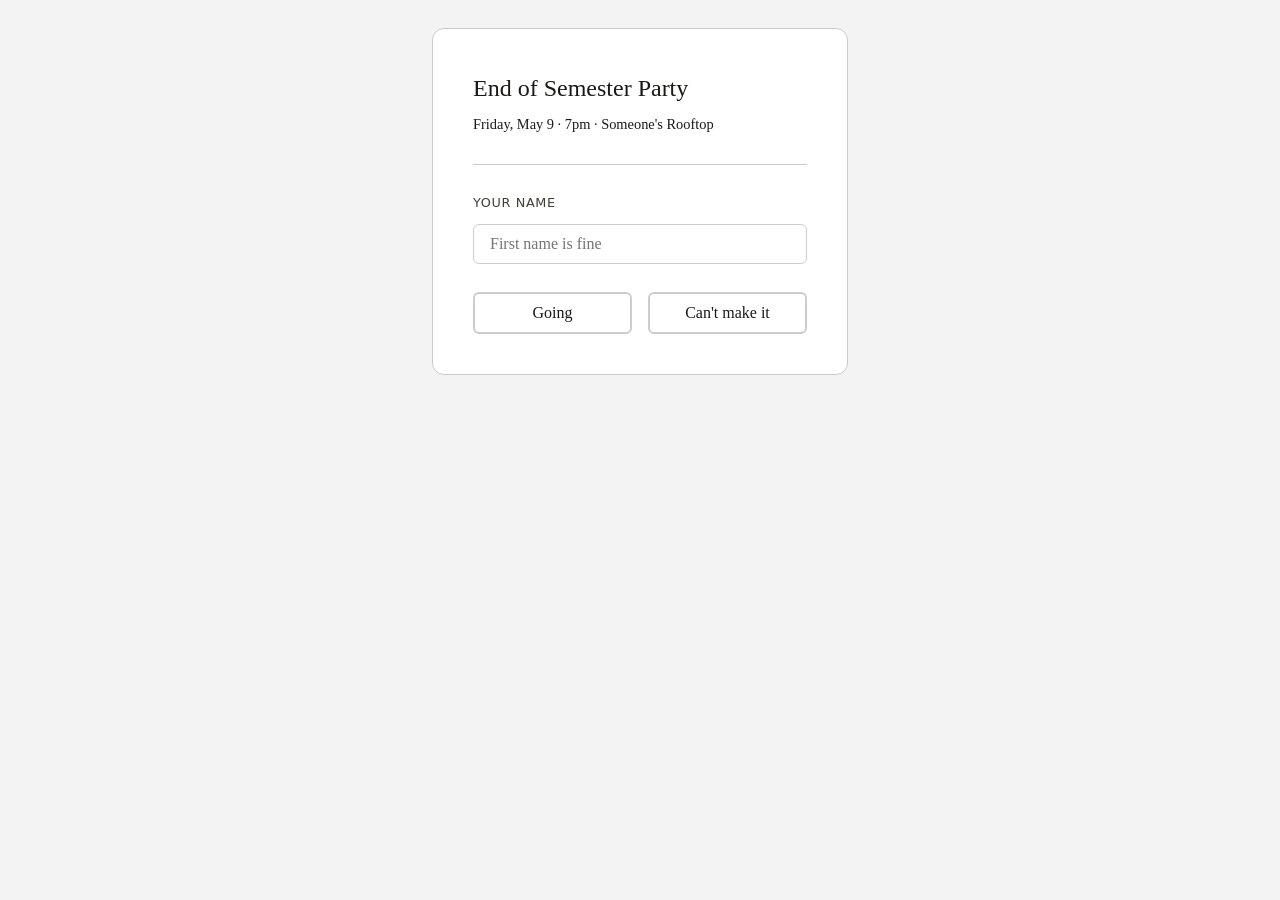
<file: tutorial_4_files/index.html>
<!DOCTYPE html>
<html lang="en">
<head>
  <meta charset="UTF-8">
  <meta name="viewport" content="width=device-width, initial-scale=1.0">
  <title>Tutorial 4: JavaScript Fundamentals</title>
  <link rel="stylesheet" href="style.css">
</head>
<body>

  <div class="page">

    <!-- ── the RSVP card ────────────────────────────────────── -->
    <div class="card" id="rsvp-card">

      <div class="event-header">
        <h1 class="event-title">End of Semester Party</h1>
        <p class="event-meta">Friday, May 9 &middot; 7pm &middot; Someone's Rooftop</p>
      </div>

      <!-- string: name -->
      <div class="field">
        <label for="name-input">Your name</label>
        <input type="text" id="name-input" placeholder="First name is fine">
      </div>

      <!-- boolean: going or not -->
      <div class="rsvp-buttons">
        <button type="button" class="btn btn-yes" id="btn-yes">Going</button>
        <button type="button" class="btn btn-no"  id="btn-no">Can't make it</button>
      </div>

      <!-- number: guest count, hidden until yes -->
      <div class="guest-field hidden" id="guest-field">
        <label for="guest-input">Bringing anyone?</label>
        <input type="number" id="guest-input" value="0" min="0" max="10">
        <!--
          Note: type="number" still gives you a STRING from .value
          You have to convert it with Number().
        -->
      </div>

      <!-- confirmation messages, hidden until a choice is made -->
      <div class="confirmation hidden" id="confirmation"></div>
      <div class="regret       hidden" id="regret"></div>

      <!-- stretch: running total -->
      <p class="total hidden" id="total"></p>

    </div>

  </div>

  <script src="script.js"></script>
</body>
</html>
</file>
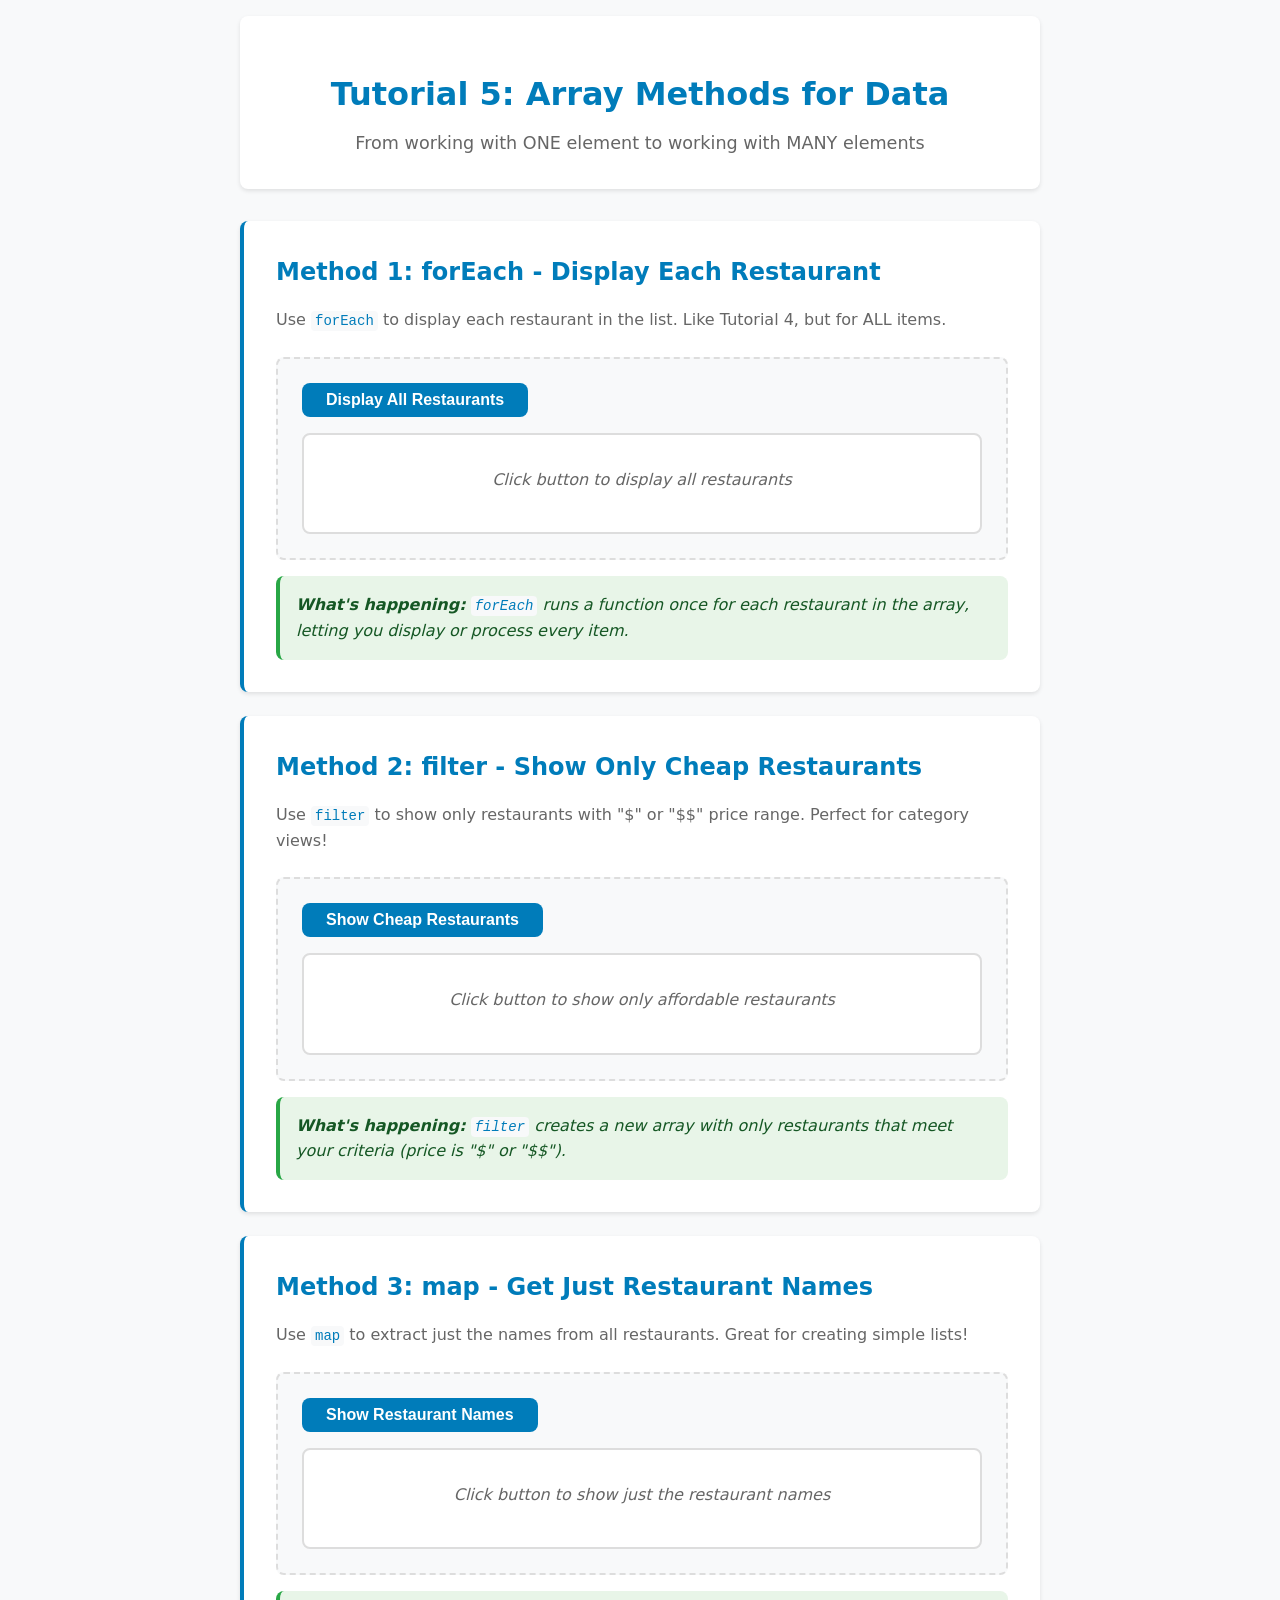
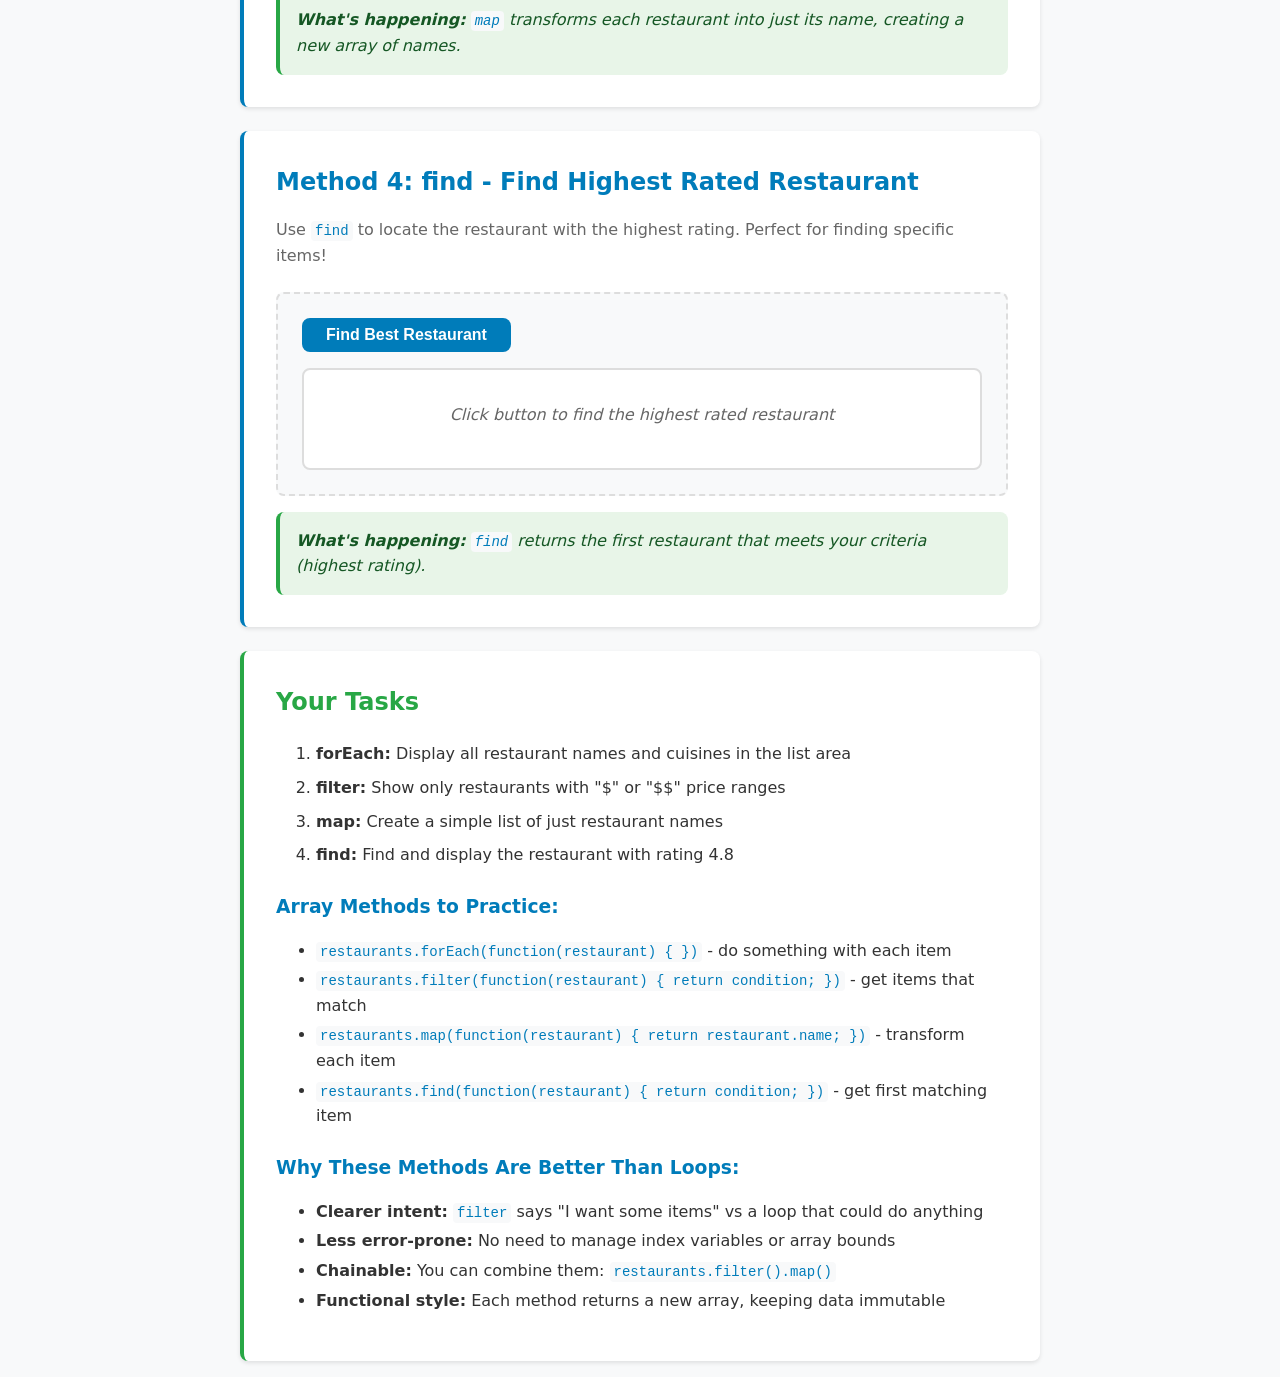
<file: tutorial_5_arrays/index.html>
<!DOCTYPE html>
<html lang="en">
<head>
    <meta charset="UTF-8">
    <meta name="viewport" content="width=device-width, initial-scale=1.0">
    <title>Tutorial 5: Array Methods for Data</title>
    <link rel="stylesheet" href="style.css">
</head>
<body>
    <div class="container">
        <header>
            <h1>Tutorial 5: Array Methods for Data</h1>
            <p>From working with ONE element to working with MANY elements</p>
        </header>

        <!-- Method 1: forEach - Do something to each item -->
        <section class="method-section">
            <h2>Method 1: forEach - Display Each Restaurant</h2>
            <p>Use <code>forEach</code> to display each restaurant in the list. Like Tutorial 4, but for ALL items.</p>
            
            <div class="demo-area">
                <button id="display-button" class="method-button">Display All Restaurants</button>
                <div id="restaurant-list" class="result-area">
                    <p class="placeholder">Click button to display all restaurants</p>
                </div>
            </div>
            
            <div class="explanation">
                <p><strong>What's happening:</strong> <code>forEach</code> runs a function once for each restaurant in the array, letting you display or process every item.</p>
            </div>
        </section>

        <!-- Method 2: filter - Show only items that match criteria -->
        <section class="method-section">
            <h2>Method 2: filter - Show Only Cheap Restaurants</h2>
            <p>Use <code>filter</code> to show only restaurants with "$" or "$$" price range. Perfect for category views!</p>
            
            <div class="demo-area">
                <button id="filter-button" class="method-button">Show Cheap Restaurants</button>
                <div id="filtered-list" class="result-area">
                    <p class="placeholder">Click button to show only affordable restaurants</p>
                </div>
            </div>
            
            <div class="explanation">
                <p><strong>What's happening:</strong> <code>filter</code> creates a new array with only restaurants that meet your criteria (price is "$" or "$$").</p>
            </div>
        </section>

        <!-- Method 3: map - Transform data to get specific information -->
        <section class="method-section">
            <h2>Method 3: map - Get Just Restaurant Names</h2>
            <p>Use <code>map</code> to extract just the names from all restaurants. Great for creating simple lists!</p>
            
            <div class="demo-area">
                <button id="map-button" class="method-button">Show Restaurant Names</button>
                <div id="mapped-list" class="result-area">
                    <p class="placeholder">Click button to show just the restaurant names</p>
                </div>
            </div>
            
            <div class="explanation">
                <p><strong>What's happening:</strong> <code>map</code> transforms each restaurant into just its name, creating a new array of names.</p>
            </div>
        </section>

        <!-- Method 4: find - Get one specific item -->
        <section class="method-section">
            <h2>Method 4: find - Find Highest Rated Restaurant</h2>
            <p>Use <code>find</code> to locate the restaurant with the highest rating. Perfect for finding specific items!</p>
            
            <div class="demo-area">
                <button id="find-button" class="method-button">Find Best Restaurant</button>
                <div id="found-item" class="result-area">
                    <p class="placeholder">Click button to find the highest rated restaurant</p>
                </div>
            </div>
            
            <div class="explanation">
                <p><strong>What's happening:</strong> <code>find</code> returns the first restaurant that meets your criteria (highest rating).</p>
            </div>
        </section>

        <!-- Tutorial Instructions -->
        <section class="tutorial-instructions">
            <h2>Your Tasks</h2>
            <ol>
                <li><strong>forEach:</strong> Display all restaurant names and cuisines in the list area</li>
                <li><strong>filter:</strong> Show only restaurants with "$" or "$$" price ranges</li>
                <li><strong>map:</strong> Create a simple list of just restaurant names</li>
                <li><strong>find:</strong> Find and display the restaurant with rating 4.8</li>
            </ol>
            
            <h3>Array Methods to Practice:</h3>
            <ul>
                <li><code>restaurants.forEach(function(restaurant) { })</code> - do something with each item</li>
                <li><code>restaurants.filter(function(restaurant) { return condition; })</code> - get items that match</li>
                <li><code>restaurants.map(function(restaurant) { return restaurant.name; })</code> - transform each item</li>
                <li><code>restaurants.find(function(restaurant) { return condition; })</code> - get first matching item</li>
            </ul>
            
            <h3>Why These Methods Are Better Than Loops:</h3>
            <ul>
                <li><strong>Clearer intent:</strong> <code>filter</code> says "I want some items" vs a loop that could do anything</li>
                <li><strong>Less error-prone:</strong> No need to manage index variables or array bounds</li>
                <li><strong>Chainable:</strong> You can combine them: <code>restaurants.filter().map()</code></li>
                <li><strong>Functional style:</strong> Each method returns a new array, keeping data immutable</li>
            </ul>
        </section>
    </div>

    <script src="script.js" defer></script>
</body>
</html>
</file>
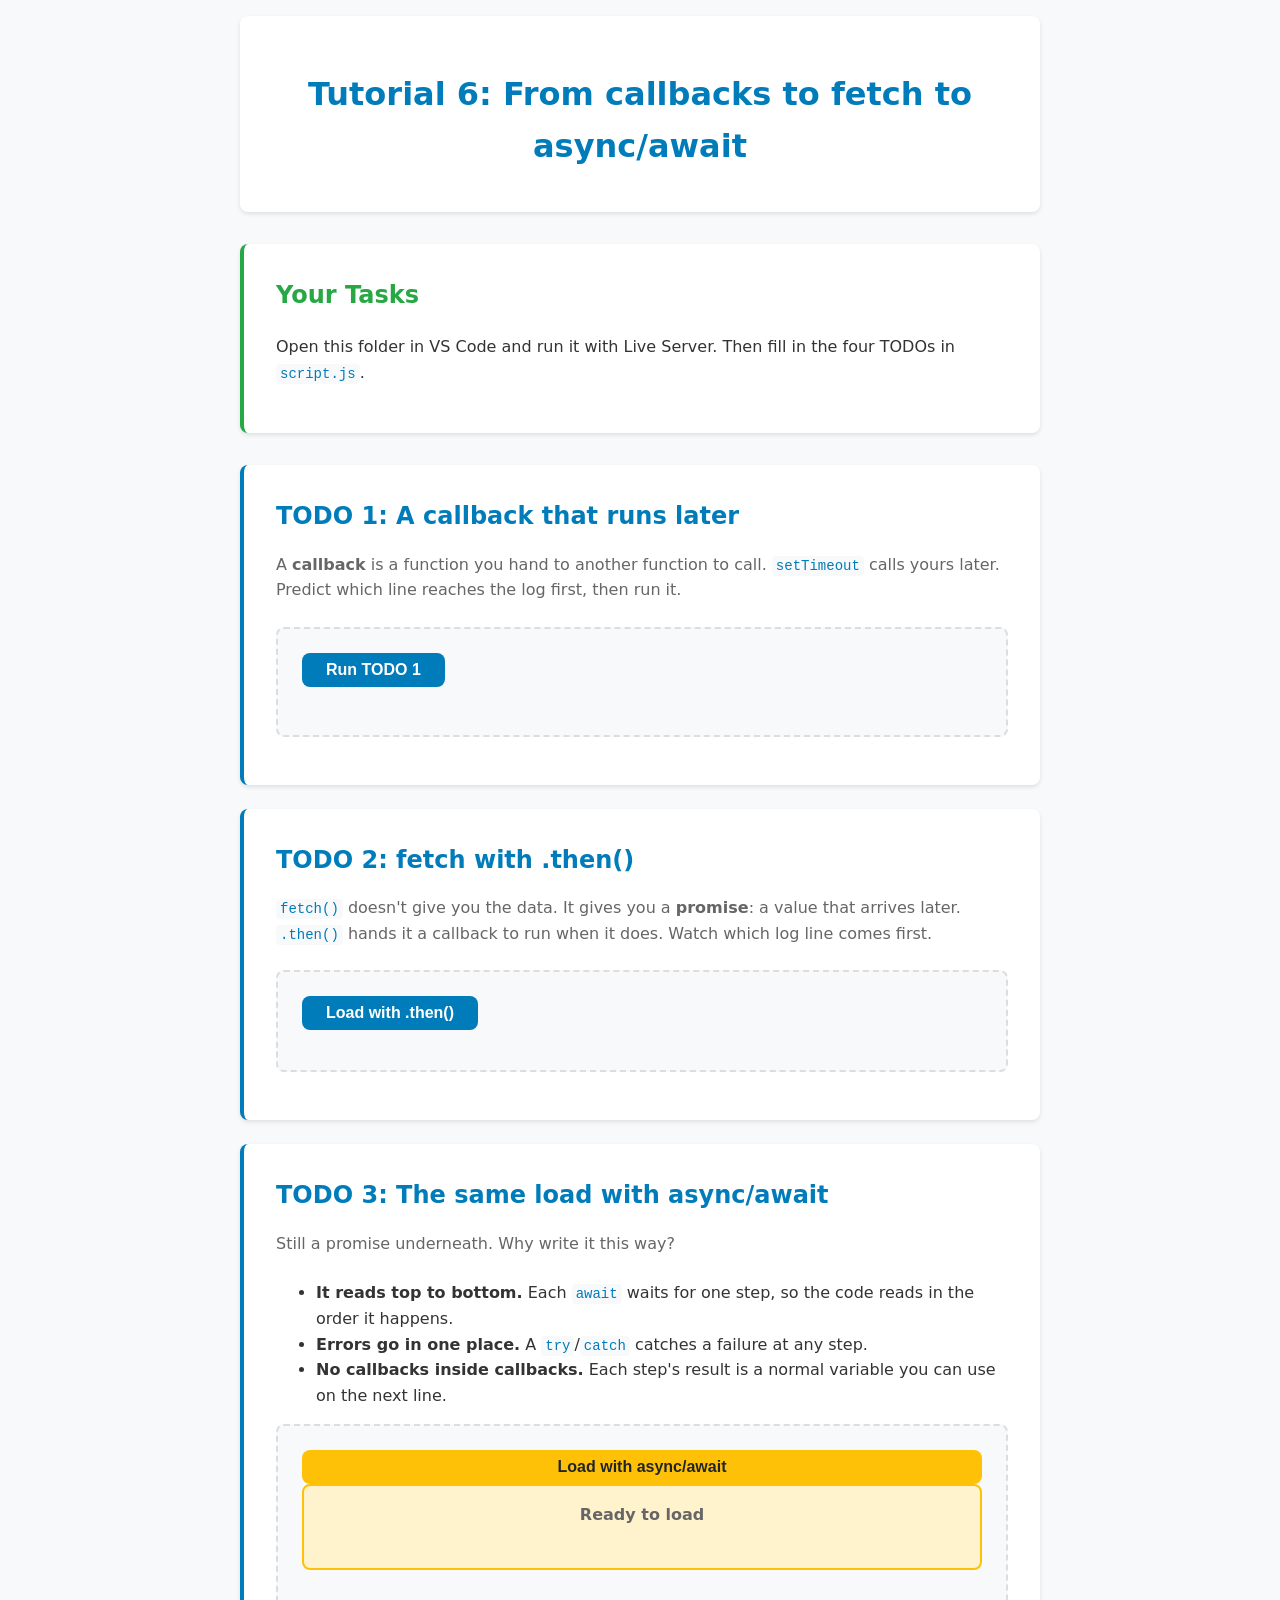
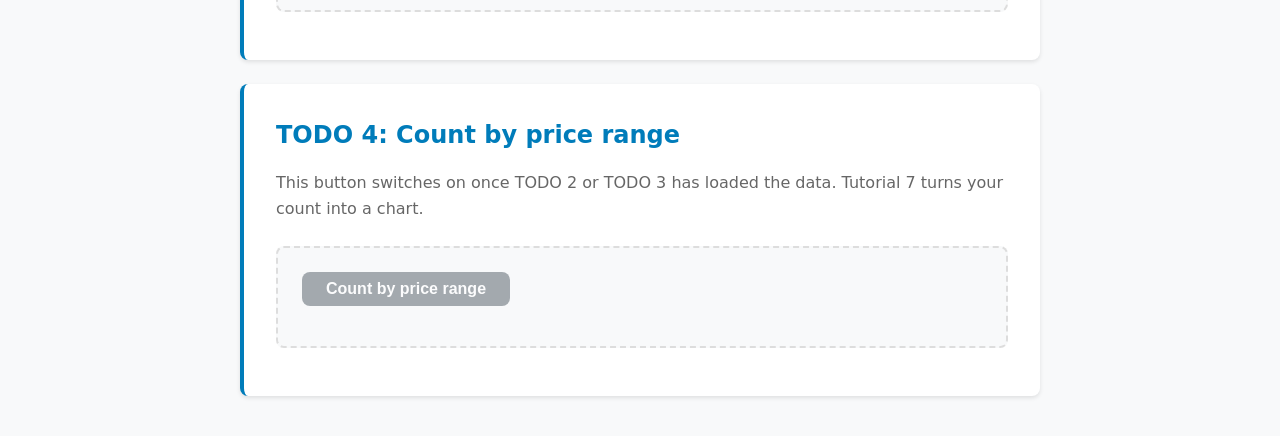
<file: tutorial_6_async/index.html>
<!DOCTYPE html>
<html lang="en">
<head>
    <meta charset="UTF-8">
    <meta name="viewport" content="width=device-width, initial-scale=1.0">
    <title>Tutorial 6: From callbacks to fetch to async/await</title>
    <link rel="stylesheet" href="style.css">
</head>
<body>
    <div class="container">
        <header>
            <h1>Tutorial 6: From callbacks to fetch to async/await</h1>
        </header>

        <section class="tutorial-instructions">
            <h2>Your Tasks</h2>
            <p>Open this folder in VS Code and run it with Live Server. Then fill in the four TODOs in <code>script.js</code>.</p>
        </section>

        <section class="method-section">
            <h2>TODO 1: A callback that runs later</h2>
            <p>A <strong>callback</strong> is a function you hand to another function to call. <code>setTimeout</code> calls yours later. Predict which line reaches the log first, then run it.</p>
            <div class="demo-area">
                <button id="run-todo-1" class="method-button" type="button">Run TODO 1</button>
                <p id="ready-output" class="big-output"></p>
                <ol id="log-todo-1" class="event-log"></ol>
            </div>
        </section>

        <section class="method-section">
            <h2>TODO 2: fetch with .then()</h2>
            <p><code>fetch()</code> doesn't give you the data. It gives you a <strong>promise</strong>: a value that arrives later. <code>.then()</code> hands it a callback to run when it does. Watch which log line comes first.</p>
            <div class="demo-area">
                <button id="load-then" class="method-button" type="button">Load with .then()</button>
                <ol id="log-then" class="event-log"></ol>
            </div>
        </section>

        <section class="method-section">
            <h2>TODO 3: The same load with async/await</h2>
            <p>Still a promise underneath. Why write it this way?</p>
            <ul>
                <li><strong>It reads top to bottom.</strong> Each <code>await</code> waits for one step, so the code reads in the order it happens.</li>
                <li><strong>Errors go in one place.</strong> A <code>try</code>/<code>catch</code> catches a failure at any step.</li>
                <li><strong>No callbacks inside callbacks.</strong> Each step's result is a normal variable you can use on the next line.</li>
            </ul>
            <div class="demo-area">
                <button id="load-await" class="load-button" type="button">Load with async/await</button>
                <div id="loading-status" class="status-display">
                    <p class="status-message">Ready to load</p>
                </div>
            </div>
        </section>

        <section class="method-section">
            <h2>TODO 4: Count by price range</h2>
            <p>This button switches on once TODO 2 or TODO 3 has loaded the data. Tutorial 7 turns your count into a chart.</p>
            <div class="demo-area">
                <button id="count-by-price" class="method-button" type="button" disabled>Count by price range</button>
                <div id="count-output"></div>
            </div>
        </section>
    </div>
    <script src="script.js"></script>
</body>
</html>
</file>
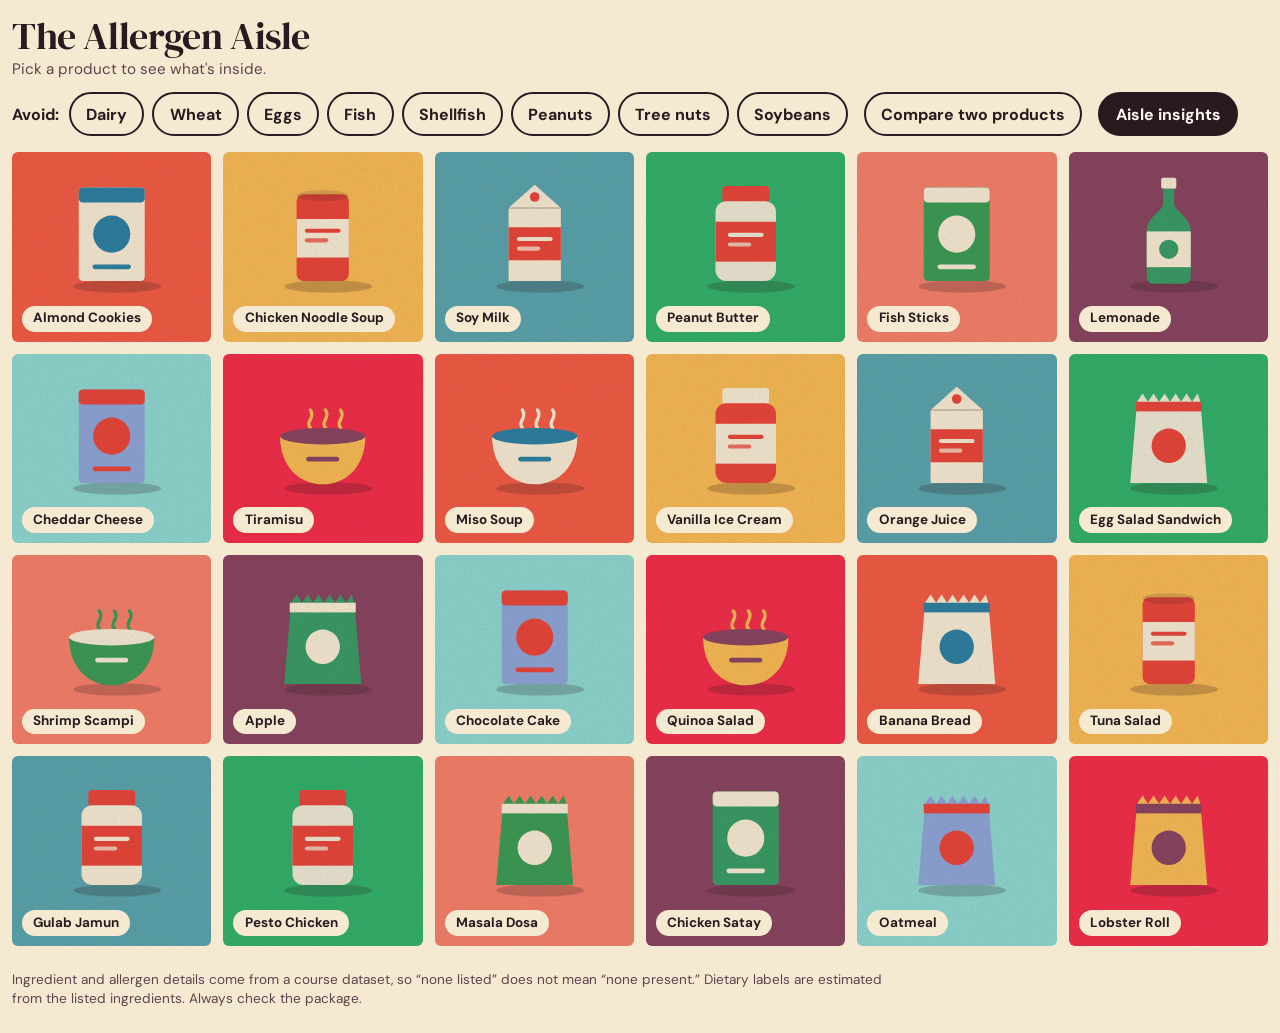
<file: Stuggle proven/inst630-aisle-struggle/index.html>
<!DOCTYPE html>
<html lang="en">
<head>
  <meta charset="utf-8">
  <meta name="viewport" content="width=device-width, initial-scale=1">
  <title>The Allergen Aisle</title>
  <meta name="description" content="An interactive grocery aisle. Pick a product to see its ingredients, allergens and dietary facts.">

  <link rel="preconnect" href="https://fonts.googleapis.com">
  <link rel="preconnect" href="https://fonts.gstatic.com" crossorigin>
  <link href="https://fonts.googleapis.com/css2?family=DM+Sans:wght@400;500;700&family=DM+Serif+Display&display=swap" rel="stylesheet">
  <link rel="stylesheet" href="styles.css">
</head>
<body>
  <a class="skip-link" href="#aisle">Skip to the products</a>

  <header class="topbar">
    <div class="brand">
      <h1>The Allergen Aisle</h1>
      <p class="tagline">Pick a product to see what's inside.</p>
    </div>

    <div class="controls">
      <div class="filters" role="group" aria-labelledby="filter-label">
        <span id="filter-label" class="filters-label">Avoid:</span>
        <div id="filter-chips" class="chips"></div>
      </div>
      <button type="button" id="compare-btn" class="btn" aria-haspopup="dialog">
        Compare two products
      </button>
      <button type="button" id="insights-btn" class="btn btn--solid" aria-haspopup="dialog">
        Aisle insights
      </button>
    </div>
  </header>

  <main>
    <p id="status" class="sr-only" role="status" aria-live="polite"></p>
    <p id="loading" class="message">Stocking the shelves&hellip;</p>
    <p id="error" class="message message--error" role="alert" hidden></p>
    <ul id="aisle" class="aisle" aria-label="Products in the aisle" hidden></ul>
  </main>

  <footer class="footnote">
    <p>
      Ingredient and allergen details come from a course dataset, so &ldquo;none listed&rdquo; does not
      mean &ldquo;none present.&rdquo; Dietary labels are estimated from the listed ingredients.
      Always check the package.
    </p>
  </footer>

  <!-- Product details overlay -->
  <dialog id="product-dialog" class="overlay" aria-labelledby="pd-title">
    <div class="panel" id="pd-panel">
      <div class="panel-art" id="pd-art" aria-hidden="true"></div>

      <div class="panel-body">
        <div class="panel-top">
          <p class="counter" id="pd-counter"></p>
          <div class="panel-actions">
            <button type="button" class="btn btn--small" id="pd-compare" aria-haspopup="dialog">
              Compare with&hellip;
            </button>
            <button type="button" class="icon-btn" id="pd-close" aria-label="Close product details">
              <span aria-hidden="true">&times;</span>
            </button>
          </div>
        </div>

        <div class="panel-scroll" id="pd-scroll">
          <div id="pd-content">
            <p class="eyebrow" id="pd-category"></p>
            <h2 id="pd-title" tabindex="-1"></h2>

            <section class="block" aria-labelledby="pd-h-ingredients">
              <h3 id="pd-h-ingredients">Ingredients</h3>
              <p class="small" id="pd-ing-note"></p>
              <dl id="pd-ingredients" class="ingredients"></dl>
            </section>

            <section class="block" aria-labelledby="pd-h-allergens">
              <h3 id="pd-h-allergens">Allergens</h3>
              <ul id="pd-allergens" class="badges"></ul>
            </section>

            <section class="block" aria-labelledby="pd-h-diet">
              <h3 id="pd-h-diet">Dietary facts</h3>
              <ul id="pd-diet" class="badges"></ul>
              <p class="small">Estimated from the listed ingredients.</p>
            </section>

            <section class="block" aria-labelledby="pd-h-common">
              <h3 id="pd-h-common">How common is this allergen?</h3>
              <p class="small" id="pd-common-intro"></p>
              <div class="chart-box" id="pd-chart-box">
                <canvas id="pd-chart" aria-hidden="true"></canvas>
              </div>
              <ul id="pd-common-list" class="stat-list"></ul>
            </section>
          </div>
        </div>

        <nav class="pager" aria-label="Browse products">
          <button type="button" class="pager-btn" id="pd-prev">
            <span class="pager-arrow" aria-hidden="true">&larr;</span>
            <span class="pager-text">
              <span class="pager-hint">Previous</span>
              <span class="pager-name" id="pd-prev-name"></span>
            </span>
          </button>
          <button type="button" class="pager-btn pager-btn--next" id="pd-next">
            <span class="pager-text">
              <span class="pager-hint">Next</span>
              <span class="pager-name" id="pd-next-name"></span>
            </span>
            <span class="pager-arrow" aria-hidden="true">&rarr;</span>
          </button>
        </nav>
        <p class="sr-only" id="pd-live" role="status" aria-live="polite"></p>
      </div>
    </div>
  </dialog>

  <!-- Aisle insights overlay -->
  <dialog id="insights-dialog" class="overlay overlay--narrow" aria-labelledby="in-title">
    <div class="panel panel--stack" id="in-panel">
      <div class="panel-body">
        <div class="panel-top">
          <p class="counter">Whole dataset</p>
          <button type="button" class="icon-btn" id="in-close" aria-label="Close aisle insights">
            <span aria-hidden="true">&times;</span>
          </button>
        </div>

        <div class="panel-scroll">
          <h2 id="in-title" tabindex="-1">Aisle insights</h2>
          <p class="small" id="in-intro"></p>

          <section class="block" aria-labelledby="in-h-common">
            <h3 id="in-h-common">Most common allergens</h3>
            <div class="chart-box chart-box--tall"><canvas id="in-chart-allergens" aria-hidden="true"></canvas></div>
            <ul id="in-allergen-list" class="stat-list"></ul>
          </section>

          <section class="block" aria-labelledby="in-h-split">
            <h3 id="in-h-split">Recipes with and without listed allergens</h3>
            <div class="chart-box chart-box--donut"><canvas id="in-chart-split" aria-hidden="true"></canvas></div>
            <ul id="in-split-list" class="stat-list"></ul>
          </section>
        </div>
      </div>
    </div>
  </dialog>

  <!-- Compare two products overlay -->
  <dialog id="compare-dialog" class="overlay" aria-labelledby="cp-title">
    <div class="panel panel--stack" id="cp-panel">
      <div class="panel-body">
        <div class="panel-top">
          <p class="counter">Side by side</p>
          <button type="button" class="icon-btn" id="cp-close" aria-label="Close comparison">
            <span aria-hidden="true">&times;</span>
          </button>
        </div>

        <div class="panel-scroll" id="cp-scroll">
          <h2 id="cp-title" tabindex="-1">Compare two products</h2>

          <div class="pickers">
            <div class="picker picker--a">
              <label for="cp-a">Product A</label>
              <select id="cp-a"></select>
            </div>
            <button type="button" class="btn btn--small" id="cp-swap" aria-label="Swap product A and product B">
              <span aria-hidden="true">&#8646;</span> Swap
            </button>
            <div class="picker picker--b">
              <label for="cp-b">Product B</label>
              <select id="cp-b"></select>
            </div>
          </div>

          <p id="cp-summary" class="summary" role="status" aria-live="polite"></p>

          <div id="cp-content">
            <div class="struggle-note" role="note">
              <strong>Struggle bus:</strong> what I want here is a Venn diagram (or a matrix or heat map) that shows which items two products share.
              <strong>Chart.js 4.6.1 has no Venn, matrix or heat-map chart type</strong>, so a pie chart is the nearest thing it offers.
              A pie only shows how many items are shared or unique, not which ones, so the lists under each pie carry that.
            </div>
            <section class="block" aria-labelledby="cp-h-ing">
              <h3 id="cp-h-ing">Ingredients</h3>
              <p class="small">Matched by name, ignoring capital letters and a trailing &ldquo;s&rdquo;. &ldquo;Lemon&rdquo; and &ldquo;Lemon juice&rdquo; count as different.</p>
              <div class="chart-box chart-box--pie" id="cp-matrix-box">
                <canvas id="cp-matrix" aria-hidden="true"></canvas>
              </div>
              <div id="cp-ing-sets" class="sets"></div>
            </section>

            <section class="block" aria-labelledby="cp-h-all">
              <h3 id="cp-h-all">Allergens</h3>
              <p class="small" id="cp-all-note"></p>
              <div class="chart-box chart-box--pie" id="cp-radar-box">
                <canvas id="cp-radar" aria-hidden="true"></canvas>
              </div>
              <div id="cp-all-sets" class="sets"></div>
            </section>

            <details class="devnote" id="cp-devnote">
              <summary>Struggle bus: what Chart.js can and cannot do here</summary>
              <div id="cp-devnote-body">
                <p class="small"><strong>Library:</strong> Chart.js 4.6.1 (vendored). No workarounds are used in this version.</p>
                <ul class="small">
                  <li><strong>Wanted:</strong> a Venn, matrix or heat map of shared ingredients and allergens.</li>
                  <li><strong>Not supported:</strong> Chart.js has none of those chart types.</li>
                  <li><strong>Shown instead:</strong> the built-in pie chart with default options. It gives counts only (only A / in both / only B), and cannot show overlap as overlapping shapes or name the items.</li>
                  <li><strong>Accessibility:</strong> a canvas has no keyboard focus and nothing for a screen reader. The lists carry the data.</li>
                </ul>
              </div>
              </details>
          </div>
        </div>
      </div>
    </div>
  </dialog>

  <script src="vendor/chart.umd.js"></script>
  <script src="vendor/gsap.min.js"></script>
  <script src="app.js"></script>
</body>
</html>
</file>
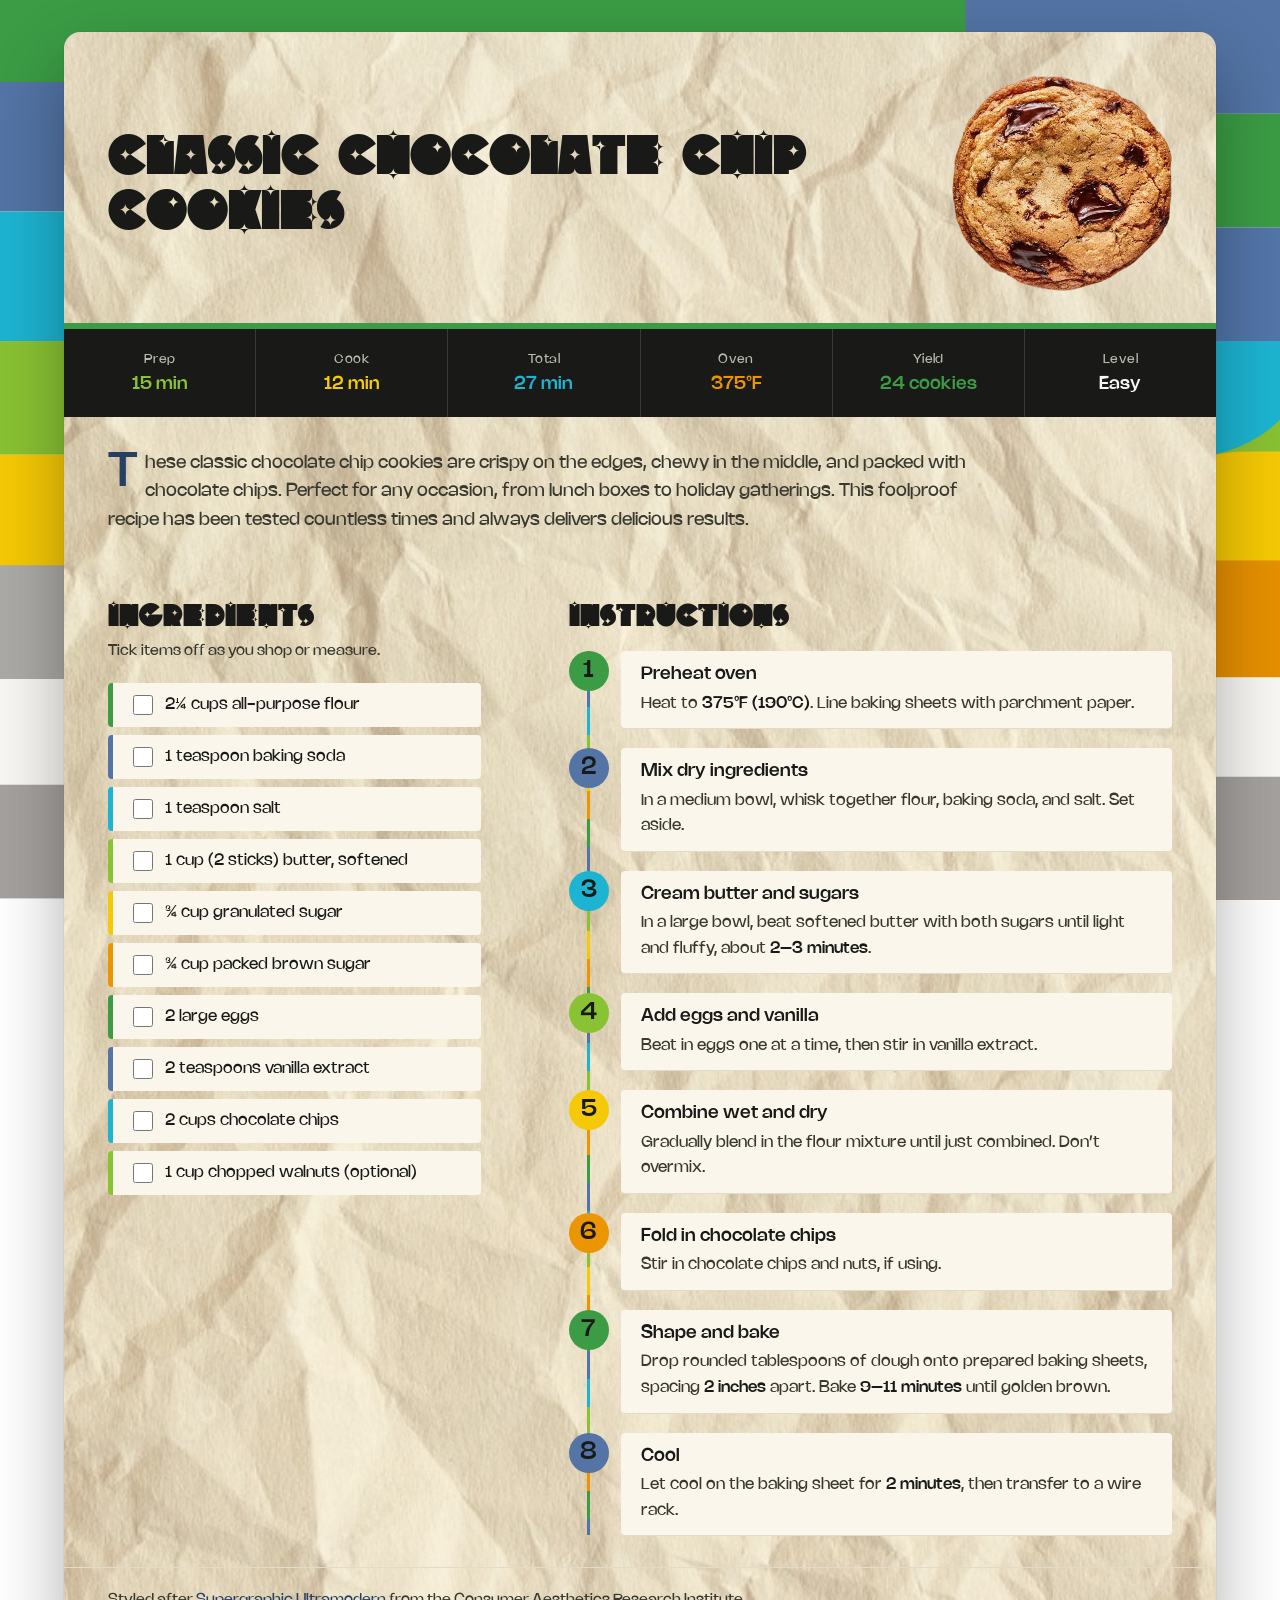
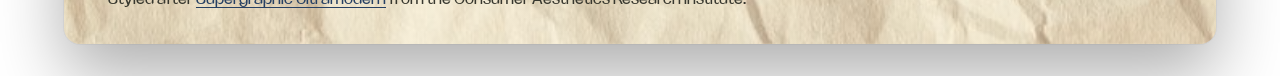
<file: Cookies_Recipe/Final.html>
<!DOCTYPE html>
<html lang="en">
<head>
    <meta charset="UTF-8">
    <meta name="viewport" content="width=device-width, initial-scale=1.0">
    <title>Classic Chocolate Chip Cookies</title>
    <link rel="stylesheet" href="Final.css">
</head>
<body>

    <div class="page-backdrop" aria-hidden="true">
        <svg class="supergraphic" viewBox="0 0 1000 570" preserveAspectRatio="xMidYMid slice">
            <rect x="0" y="216" width="1000" height="72" fill="#89c233" />
            <rect x="0" y="288" width="1000" height="72" fill="#f5c905" />
            <rect x="0" y="429" width="1000" height="72" fill="#f8f7f3" />
            <rect x="0" y="497" width="1000" height="72" fill="#a5a19e" />
            <rect x="0" y="0" width="771" height="72" fill="#3b9c45" />
            <path d="M706,0 H1000 A0,0 0 0 1 1000,0 V72 A0,0 0 0 1 1000,72 H764 A58,58 0 0 1 706,14 V0 A0,0 0 0 1 706,0 Z" fill="#5374a5" />
            <rect x="706" y="72" width="294" height="72" fill="#3b9c45" />
            <rect x="706" y="144" width="294" height="72" fill="#5375a9" />
            <path d="M0,52 H691 A80,80 0 0 1 771,132 V134 A0,0 0 0 1 771,134 H0 A0,0 0 0 1 0,134 V52 A0,0 0 0 1 0,52 Z" fill="#5374a5" />
            <path d="M0,134 H771 A0,0 0 0 1 771,134 V136 A80,80 0 0 1 691,216 H0 A0,0 0 0 1 0,216 V134 A0,0 0 0 1 0,134 Z" fill="#1db4d1" />
            <path d="M786,216 H929 A0,0 0 0 1 929,216 V209 A80,80 0 0 1 849,289 H706 A0,0 0 0 1 706,289 V296 A80,80 0 0 1 786,216 Z" fill="#1db4d1" />
            <path d="M693,288 H874 A0,0 0 0 1 874,288 V281 A80,80 0 0 1 794,361 H651 A0,0 0 0 1 651,361 V330 A42,42 0 0 1 693,288 Z" fill="#8fb61d" />
            <path d="M620,288 H706 A0,0 0 0 1 706,288 V281 A80,80 0 0 1 626,361 H540 A0,0 0 0 1 540,361 V368 A80,80 0 0 1 620,288 Z" fill="#eb9600" />
            <path d="M500,430 H651 A0,0 0 0 1 651,430 V423 A80,80 0 0 1 571,503 H420 A0,0 0 0 1 420,503 V510 A80,80 0 0 1 500,430 Z" fill="#eb9600" />
            <path d="M420,497 H583 A0,0 0 0 1 583,497 V490 A80,80 0 0 1 503,570 H528 A108,108 0 0 1 420,462 V497 A0,0 0 0 1 420,497 Z" fill="#f3ca00" />
            <path d="M882,286 H1000 A0,0 0 0 1 1000,286 V360 A0,0 0 0 1 1000,360 H810 A0,0 0 0 1 810,360 V358 A72,72 0 0 1 882,286 Z" fill="#f5c905" />
            <path d="M814,355 H1000 A0,0 0 0 1 1000,355 V429 A0,0 0 0 1 1000,429 H742 A0,0 0 0 1 742,429 V427 A72,72 0 0 1 814,355 Z" fill="#e69001" />
            <path d="M525,357 H810 A0,0 0 0 1 810,357 V350 A80,80 0 0 1 730,430 H483 A0,0 0 0 1 483,430 V399 A42,42 0 0 1 525,357 Z" fill="#f2cb00" />
            <path d="M0,358 H540 A0,0 0 0 1 540,358 V365 A65,65 0 0 1 475,430 H0 A0,0 0 0 1 0,430 V358 A0,0 0 0 1 0,358 Z" fill="#acaaa6" />
            <path d="M604,492 H999 A0,0 0 0 1 999,492 V570 A0,0 0 0 1 999,570 H490 A0,0 0 0 1 490,570 V606 A114,114 0 0 1 604,492 Z" fill="#a5a19e" />
        </svg>
    </div>

    <main class="recipe-container">

        <header class="recipe-hero">
            <div class="hero-content">
                <h1 class="recipe-title">Classic Chocolate Chip<br>Cookies</h1>
            </div>

            <div class="hero-image-wrap">
                <img src="[data-uri]"
                     alt="Golden brown chocolate chip cookie with visible chocolate chunks"
                     class="recipe-image">
            </div>
        </header>

        <section class="recipe-meta" aria-label="Recipe overview">
            <div class="meta-item">
                <span class="meta-label">Prep</span>
                <span class="meta-value">15 min</span>
            </div>
            <div class="meta-item">
                <span class="meta-label">Cook</span>
                <span class="meta-value">12 min</span>
            </div>
            <div class="meta-item">
                <span class="meta-label">Total</span>
                <span class="meta-value">27 min</span>
            </div>
            <div class="meta-item">
                <span class="meta-label">Oven</span>
                <span class="meta-value">375&deg;F</span>
            </div>
            <div class="meta-item">
                <span class="meta-label">Yield</span>
                <span class="meta-value">24 cookies</span>
            </div>
            <div class="meta-item">
                <span class="meta-label">Level</span>
                <span class="meta-value">Easy</span>
            </div>
        </section>

        <section class="recipe-description">
            <p>These classic chocolate chip cookies are crispy on the edges, chewy in the middle, and packed with chocolate chips. Perfect for any occasion, from lunch boxes to holiday gatherings. This foolproof recipe has been tested countless times and always delivers delicious results.</p>
        </section>

        <section class="ingredients-section" aria-labelledby="ingredients-heading">
            <h2 id="ingredients-heading">Ingredients</h2>
            <p class="section-hint">Tick items off as you shop or measure.</p>
            <ul class="ingredients-list">
                <li>
                    <label class="ingredient">
                        <input type="checkbox">
                        <span class="ingredient-name">2&frac14; cups all-purpose flour</span>
                    </label>
                </li>
                <li>
                    <label class="ingredient">
                        <input type="checkbox">
                        <span class="ingredient-name">1 teaspoon baking soda</span>
                    </label>
                </li>
                <li>
                    <label class="ingredient">
                        <input type="checkbox">
                        <span class="ingredient-name">1 teaspoon salt</span>
                    </label>
                </li>
                <li>
                    <label class="ingredient">
                        <input type="checkbox">
                        <span class="ingredient-name">1 cup (2 sticks) butter, softened</span>
                    </label>
                </li>
                <li>
                    <label class="ingredient">
                        <input type="checkbox">
                        <span class="ingredient-name">&frac34; cup granulated sugar</span>
                    </label>
                </li>
                <li>
                    <label class="ingredient">
                        <input type="checkbox">
                        <span class="ingredient-name">&frac34; cup packed brown sugar</span>
                    </label>
                </li>
                <li>
                    <label class="ingredient">
                        <input type="checkbox">
                        <span class="ingredient-name">2 large eggs</span>
                    </label>
                </li>
                <li>
                    <label class="ingredient">
                        <input type="checkbox">
                        <span class="ingredient-name">2 teaspoons vanilla extract</span>
                    </label>
                </li>
                <li>
                    <label class="ingredient">
                        <input type="checkbox">
                        <span class="ingredient-name">2 cups chocolate chips</span>
                    </label>
                </li>
                <li>
                    <label class="ingredient">
                        <input type="checkbox">
                        <span class="ingredient-name">1 cup chopped walnuts (optional)</span>
                    </label>
                </li>
            </ul>
        </section>

        <section class="instructions-section" aria-labelledby="instructions-heading">
            <h2 id="instructions-heading">Instructions</h2>
            <ol class="instructions-list">
                <li class="instruction-step">
                    <span class="step-number" aria-hidden="true">1</span>
                    <div class="step-body">
                        <strong class="step-title"><span class="visually-hidden">Step 1: </span>Preheat oven</strong>
                        <p class="step-detail">Heat to <span class="step-key">375&deg;F (190&deg;C)</span>. Line baking sheets with parchment paper.</p>
                    </div>
                </li>
                <li class="instruction-step">
                    <span class="step-number" aria-hidden="true">2</span>
                    <div class="step-body">
                        <strong class="step-title"><span class="visually-hidden">Step 2: </span>Mix dry ingredients</strong>
                        <p class="step-detail">In a medium bowl, whisk together flour, baking soda, and salt. Set aside.</p>
                    </div>
                </li>
                <li class="instruction-step">
                    <span class="step-number" aria-hidden="true">3</span>
                    <div class="step-body">
                        <strong class="step-title"><span class="visually-hidden">Step 3: </span>Cream butter and sugars</strong>
                        <p class="step-detail">In a large bowl, beat softened butter with both sugars until light and fluffy, about <span class="step-key">2&ndash;3 minutes</span>.</p>
                    </div>
                </li>
                <li class="instruction-step">
                    <span class="step-number" aria-hidden="true">4</span>
                    <div class="step-body">
                        <strong class="step-title"><span class="visually-hidden">Step 4: </span>Add eggs and vanilla</strong>
                        <p class="step-detail">Beat in eggs one at a time, then stir in vanilla extract.</p>
                    </div>
                </li>
                <li class="instruction-step">
                    <span class="step-number" aria-hidden="true">5</span>
                    <div class="step-body">
                        <strong class="step-title"><span class="visually-hidden">Step 5: </span>Combine wet and dry</strong>
                        <p class="step-detail">Gradually blend in the flour mixture until just combined. Don&rsquo;t overmix.</p>
                    </div>
                </li>
                <li class="instruction-step">
                    <span class="step-number" aria-hidden="true">6</span>
                    <div class="step-body">
                        <strong class="step-title"><span class="visually-hidden">Step 6: </span>Fold in chocolate chips</strong>
                        <p class="step-detail">Stir in chocolate chips and nuts, if using.</p>
                    </div>
                </li>
                <li class="instruction-step">
                    <span class="step-number" aria-hidden="true">7</span>
                    <div class="step-body">
                        <strong class="step-title"><span class="visually-hidden">Step 7: </span>Shape and bake</strong>
                        <p class="step-detail">Drop rounded tablespoons of dough onto prepared baking sheets, spacing <span class="step-key">2 inches</span> apart. Bake <span class="step-key">9&ndash;11 minutes</span> until golden brown.</p>
                    </div>
                </li>
                <li class="instruction-step">
                    <span class="step-number" aria-hidden="true">8</span>
                    <div class="step-body">
                        <strong class="step-title"><span class="visually-hidden">Step 8: </span>Cool</strong>
                        <p class="step-detail">Let cool on the baking sheet for <span class="step-key">2 minutes</span>, then transfer to a wire rack.</p>
                    </div>
                </li>
            </ol>
        </section>

        <footer class="recipe-footer">
            <p class="footer-aesthetic">Styled after <a href="https://cari.institute/aesthetics/supergraphic-ultramodern" target="_blank" rel="noopener">Supergraphic Ultramodern</a> from the Consumer Aesthetics Research Institute.</p>
        </footer>

    </main>

</body>
</html>
</file>
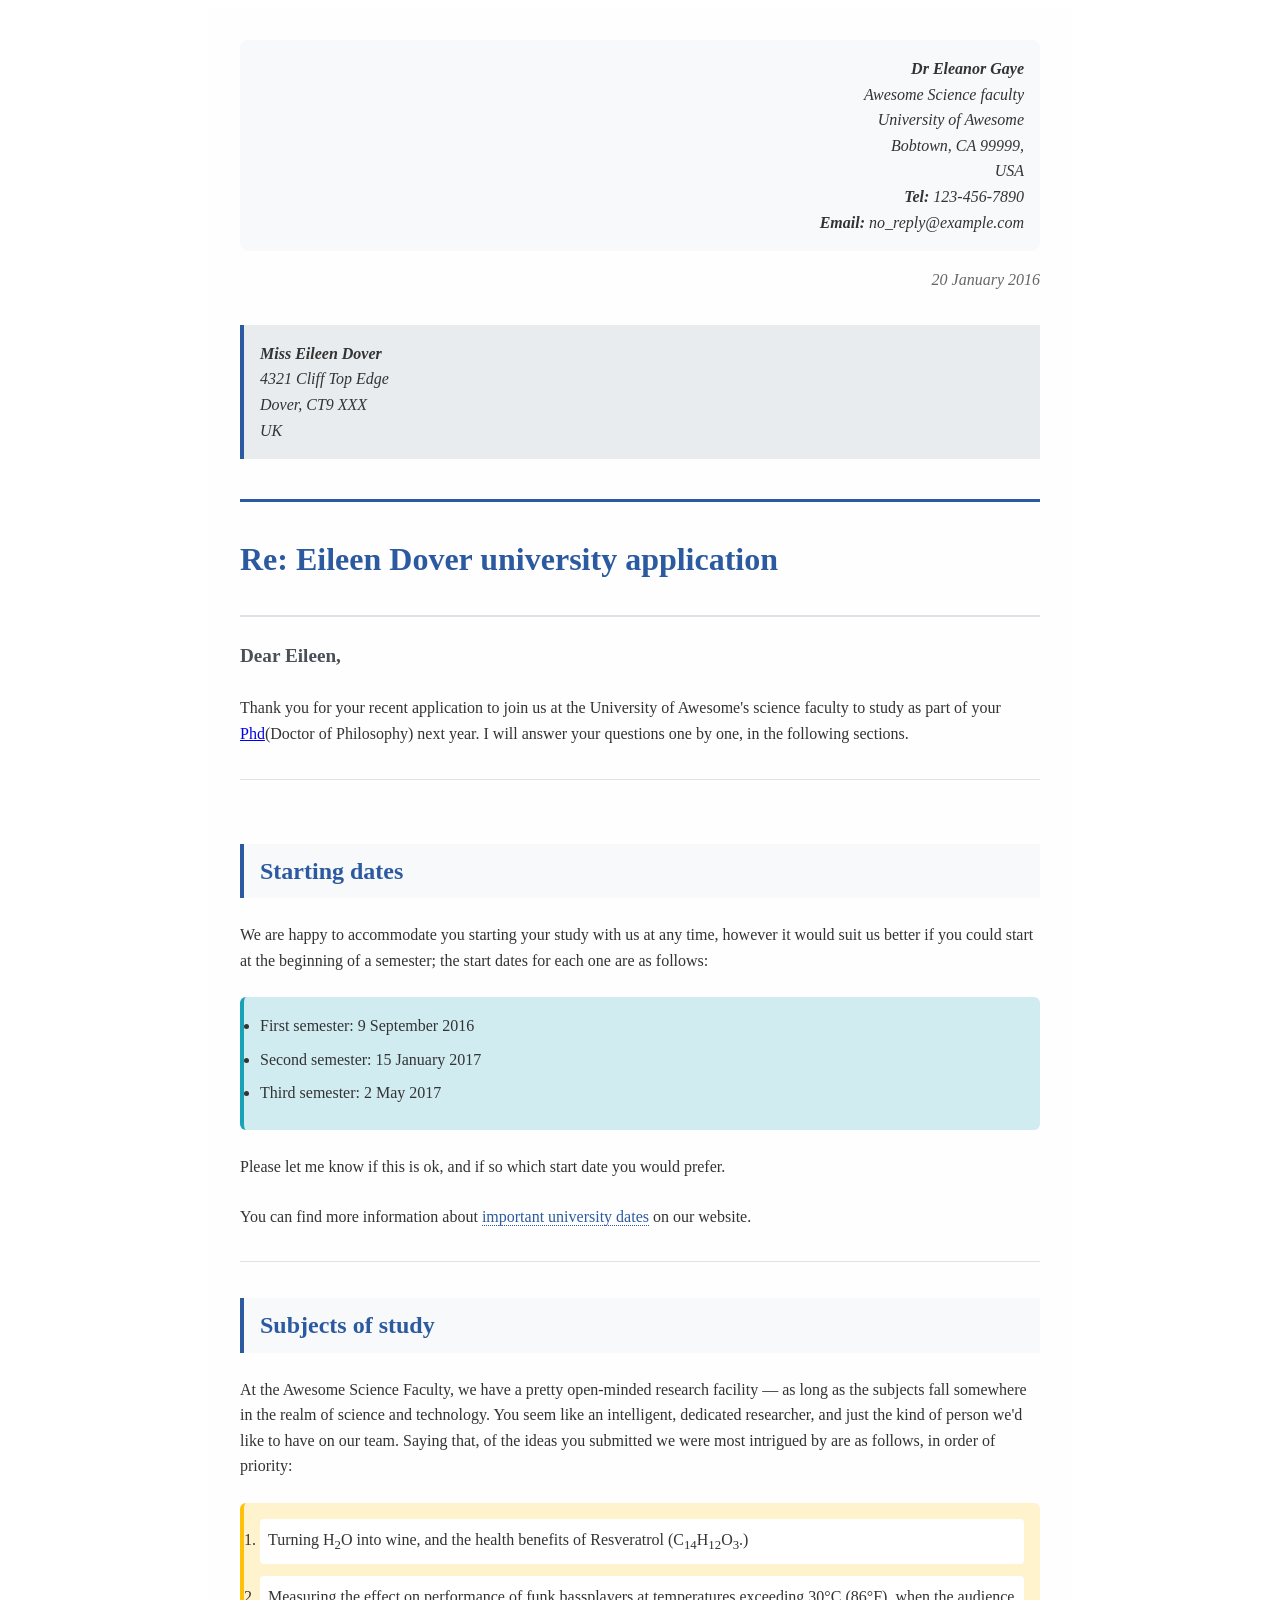
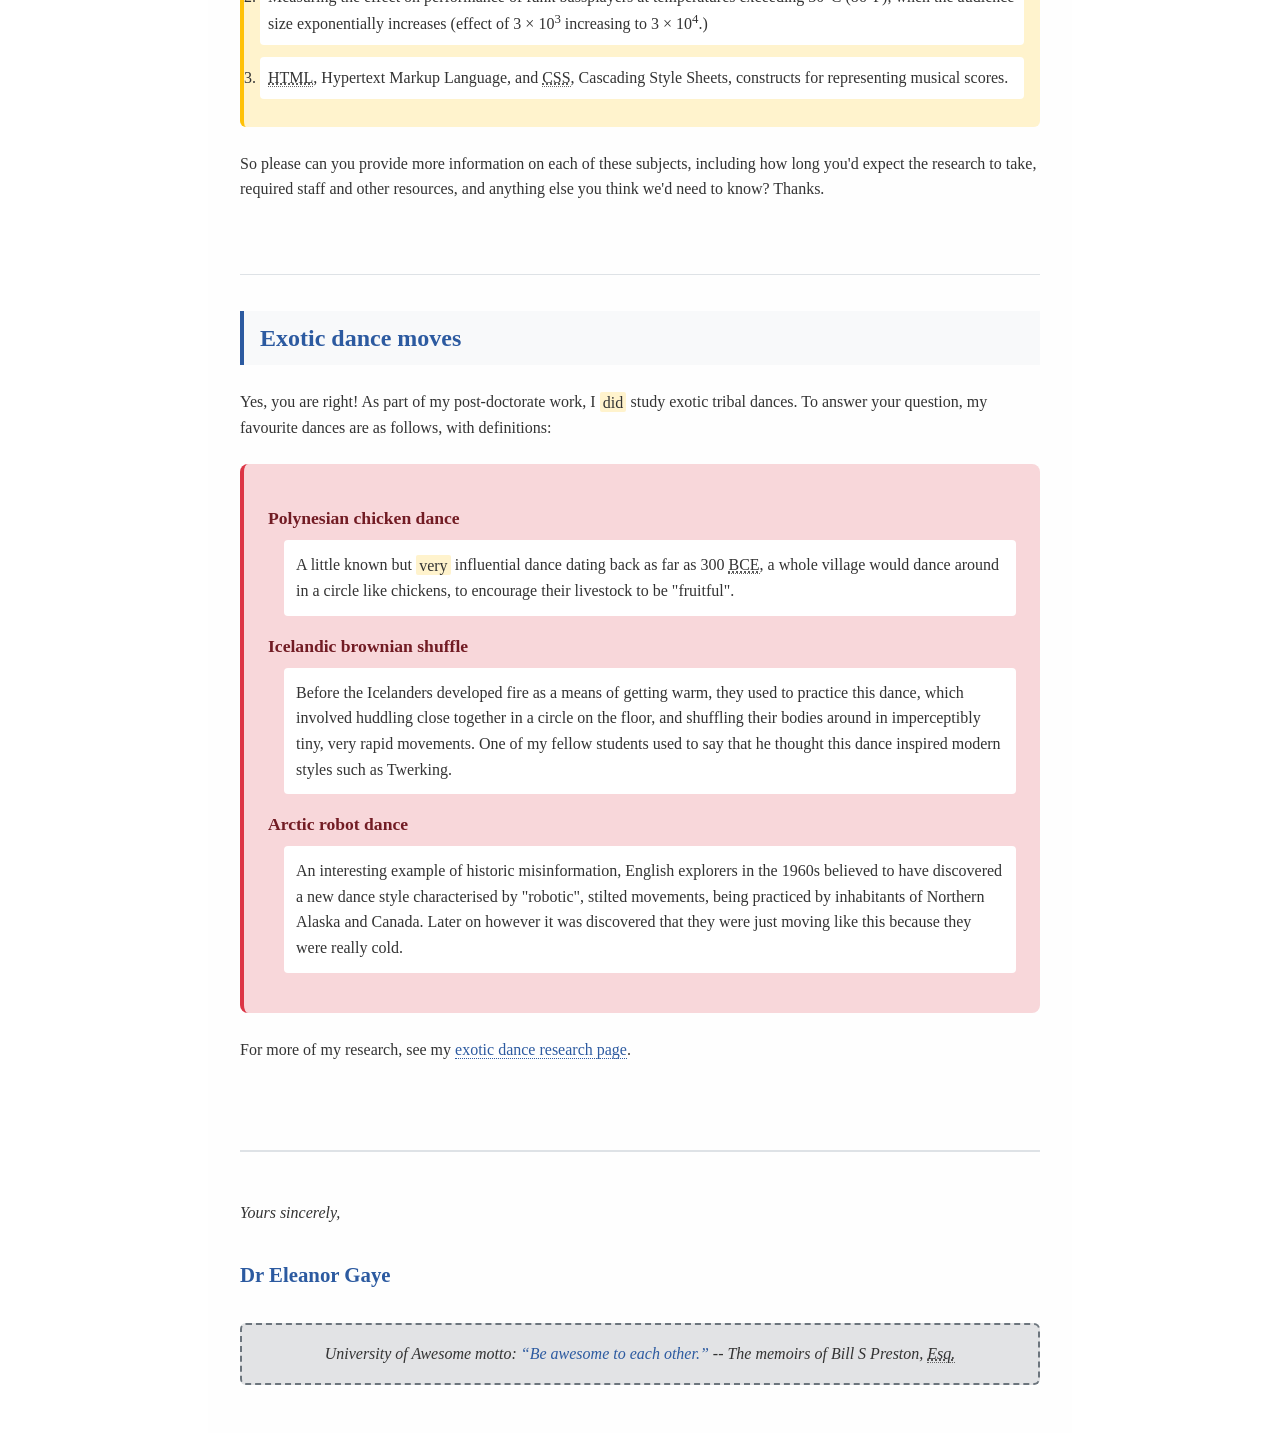
<file: tutorial_1/tutorial_1.html>
<!DOCTYPE html>
<html lang="en-US">
<head>
  <meta charset="utf-8">
  <meta name="viewport" content="width=device-width">
  <title>University application letter</title>
</head>
  <link rel="stylesheet" href="tutorial_1_letter_styles.css" />

 <body>
    <div class="letter-document"> 

     <div class="sender-info">
     <address> 
     <strong>Dr Eleanor Gaye</strong><br>
     <em>Awesome Science faculty</em> <br>
     University of Awesome<br>
     Bobtown, CA 99999,<br>
     USA<br>
      <strong>Tel:</strong> 123-456-7890<br>
      <strong>Email:</strong> no_reply@example.com
     </address>
     </div>

     <p class="letter-date">20 January 2016 </p>

     <Div class="recipient-info">
     <address>
     <strong>Miss Eileen Dover</strong><br>
     4321 Cliff Top Edge<br>
     Dover, CT9 XXX<br>
     UK
     </address>
     </Div>

     <Div class="letter-header"> </Div>

     <Div class="letter-subject">
     <H1>
      <strong>Re: Eileen Dover university application</strong> 
     </H1>
     </Div>

     <Div class="reply">
     <H3 class="letter-greeting"> Dear Eileen,</H3>
      <p class="letter-paragraph"> Thank you for your recent application to join us at the University of Awesome's science faculty to study as part of your  <a href="#">Phd</a>(Doctor of Philosophy) next year. I will answer your questions one by one, in the following sections. </p>
     </div class="reply">
     <p> 
     <section class ="content-section"></section>
      <h2 class="section-heading">Starting dates</h2>
        <p class="letter-paragraph">
          We are happy to accommodate you starting your study with us at any time, however
          it would suit us better if you could start at the beginning of a semester; the
          start dates for each one are as follows:
        </p>
 
        <ul class="semester-dates">
          <li>First semester: 9 September 2016</li>
          <li>Second semester: 15 January 2017</li>
          <li>Third semester: 2 May 2017</li>
        </ul>
 
        <p class="letter-paragraph">
          Please let me know if this is ok, and if so which start date you would prefer.
        </p>
        </p>
       <p class="letter-paragraph">
          You can find more information about
          <a class="letter-link" href="#">important university dates</a>
          on our website.
        </p>
      </section>
 
      <section class="content-section">
        <h2 class="section-heading">Subjects of study</h2>
        <p class="letter-paragraph">
          At the Awesome Science Faculty, we have a pretty open-minded research facility —
          as long as the subjects fall somewhere in the realm of science and technology.
          You seem like an intelligent, dedicated researcher, and just the kind of person
          we'd like to have on our team. Saying that, of the ideas you submitted we were
          most intrigued by are as follows, in order of priority:
        </p>
 
        <ol class="priority-list">
          <li>
            Turning H<sub class="subscript">2</sub>O into wine, and the health benefits of
            Resveratrol (C<sub class="subscript">14</sub>H<sub class="subscript">12</sub>O<sub class="subscript">3</sub>.)
          </li>
          <li>
            Measuring the effect on performance of funk bassplayers at temperatures
            exceeding 30&deg;C (86&deg;F), when the audience size exponentially increases
            (effect of 3 &times; 10<sup class="superscript">3</sup> increasing to
            3 &times; 10<sup class="superscript">4</sup>.)
          </li>
          <li>
            <abbr class="abbreviation" title="Hypertext Markup Language">HTML</abbr>,
            Hypertext Markup Language, and
            <abbr class="abbreviation" title="Cascading Style Sheets">CSS</abbr>,
            Cascading Style Sheets, constructs for representing musical scores.
          </li>
        </ol>
 
        <p class="letter-paragraph">
          So please can you provide more information on each of these subjects, including
          how long you'd expect the research to take, required staff and other resources,
          and anything else you think we'd need to know? Thanks.
        </p>
      </section>
 
      <section class="content-section">
        <h2 class="section-heading">Exotic dance moves</h2>
        <p class="letter-paragraph">
          Yes, you are right! As part of my post-doctorate work, I
          <span class="emphasis">did</span> study exotic tribal dances. To answer your
          question, my favourite dances are as follows, with definitions:
        </p>
 
        <section class="dance-definitions">
          <section class="dance-term">Polynesian chicken dance</section>
          <section class="dance-definition">
            A little known but <span class="emphasis">very</span> influential dance dating
            back as far as 300 <abbr class="abbreviation" title="Before Common Era">BCE</abbr>,
            a whole village would dance around in a circle like chickens, to encourage
            their livestock to be "fruitful".
          </section>
 
          <section class="dance-term">Icelandic brownian shuffle</section>
          <section class="dance-definition">
            Before the Icelanders developed fire as a means of getting warm, they used to
            practice this dance, which involved huddling close together in a circle on the
            floor, and shuffling their bodies around in imperceptibly tiny, very rapid
            movements. One of my fellow students used to say that he thought this dance
            inspired modern styles such as Twerking.
          </section>
 
          <section class="dance-term">Arctic robot dance</section>
          <section class="dance-definition">
            An interesting example of historic misinformation, English explorers in the
            1960s believed to have discovered a new dance style characterised by "robotic",
            stilted movements, being practiced by inhabitants of Northern Alaska and Canada.
            Later on however it was discovered that they were just moving like this because
            they were really cold.
          </section>
        </section>
 
        <p class="letter-paragraph">
          For more of my research, see my
          <a class="letter-link" href="#">exotic dance research page</a>.
        </p>
      </section>
 
     <div class="letter-closing">
        <p class="closing-phrase">Yours sincerely,</p>
        <p class="signature">Dr Eleanor Gaye</p>
      </div>

        <p class="university-motto">
        University of Awesome motto:
        <span class="inline-quote">&ldquo;Be awesome to each other.&rdquo;</span>
        -- The memoirs of Bill S Preston,
        <abbr class="abbreviation" title="Esquire">Esq.</abbr>
      </p>

    </div>
 </body>
</html>
</file>
<file: tutorial_4_files/style.css>
/* =====================================================
   TUTORIAL 4: JAVASCRIPT FUNDAMENTALS
   Reinforcing: CSS variables, grid, flexbox
   ===================================================== */

:root {
    /* color */
    --color-bg: #f3f3f3;
    --color-card: #ffffff;
    --color-text: #1a1917;
    --color-muted: #433d34;
    --color-border: #cccccc;
    --color-accent: #fcd44b;

    --color-yes: #4a90a4;
    --color-yes-light: hsl(195, 38%, 92%);
    /* derived */
    --color-no: #e55a5a;
    --color-no-light: hsl(0, 70%, 93%);
    /* derived from red, same method */

    /* spacing */
    --space-xs: 0.375rem;
    --space-sm: 0.625rem;
    --space-md: 1rem;
    --space-lg: 1.75rem;
    --space-xl: 2.5rem;

    /* shape */
    --radius: 0.75rem;
    --radius-sm: 0.375rem;
}

/* ── reset ──────────────────────────────────────────── */
*,
*::before,
*::after {
    box-sizing: border-box;
    margin: 0;
    padding: 0;
}

body {
    font-family: Georgia, serif;
    background: var(--color-bg);
    color: var(--color-text);
    min-height: 100vh;
    padding: var(--space-lg);
    line-height: 1.6;
}

/* ── page layout: card centered ─────────────────────── */
.page {
    max-width: 26rem;
    margin: 0 auto;
}

/* ── RSVP card ──────────────────────────────────────── */
.card {
    background: var(--color-card);
    border: 1px solid var(--color-border);
    border-radius: var(--radius);
    padding: var(--space-xl);
    display: grid;
    gap: var(--space-lg);
}

.event-header {
    display: grid;
    gap: var(--space-xs);
    padding-bottom: var(--space-lg);
    border-bottom: 1px solid var(--color-border);
}

.event-title {
    font-size: 1.5rem;
    font-weight: normal;
}

.event-meta {
    font-size: 0.9rem;
}

/* ── inputs ─────────────────────────────────────────── */
.field,
.guest-field {
    display: grid;
    gap: var(--space-sm);
}

label {
    font-size: 0.8rem;
    text-transform: uppercase;
    letter-spacing: 0.05em;
    color: var(--color-muted);
    font-family: system-ui, sans-serif;
}

input {
    border: 1px solid var(--color-border);
    border-radius: var(--radius-sm);
    padding: var(--space-sm) var(--space-md);
    font-family: inherit;
    font-size: 1rem;
    color: var(--color-text);
    width: 100%;
    background: var(--color-card);
}

input:focus {
    outline: 2px solid var(--color-accent);
    outline-offset: 2px;
    border-color: transparent;
}

/* ── yes / no buttons ───────────────────────────────── */
.rsvp-buttons {
    display: flex;
    gap: var(--space-md);
}

.btn {
    flex: 1;
    padding: var(--space-sm) var(--space-md);
    border: 2px solid var(--color-border);
    border-radius: var(--radius-sm);
    background: var(--color-card);
    font-family: inherit;
    font-size: 1rem;
    cursor: pointer;
    color: var(--color-text);
    transition: background 0.15s ease, border-color 0.15s ease, color 0.15s ease;
}

.btn:hover {
    border-color: var(--color-muted);
}

/* active states — JS adds/removes the .active class */
.btn-yes.active {
    background: var(--color-yes-light);
    border-color: var(--color-yes);
    color: var(--color-yes);
}

.btn-no.active {
    background: var(--color-no-light);
    border-color: var(--color-no);
    color: var(--color-no);
}

/* ── response messages ──────────────────────────────── */
.confirmation {
    background: var(--color-yes-light);
    color: var(--color-yes);
    border-radius: var(--radius-sm);
    padding: var(--space-md);
    font-size: 0.95rem;
    line-height: 1.5;
}

.regret {
    background: var(--color-no-light);
    color: var(--color-no);
    border-radius: var(--radius-sm);
    padding: var(--space-md);
    font-size: 0.95rem;
}

/* ── stretch: running total ─────────────────────────── */
.total {
    font-family: system-ui, sans-serif;
    font-size: 0.85rem;
    color: var(--color-muted);
    text-align: center;
}

/* ── utility ─────────────────────────────────────────── */
.hidden {
    display: none;
}
</file>
<file: tutorial_5_arrays/style.css>
/* =====================================================
   TUTORIAL 5: ARRAY METHODS FOR DATA
   Consistent styling with previous tutorials
   ===================================================== */

/* ROOT VARIABLES */
:root {
    --primary-color: #007cba;
    --secondary-color: #28a745;
    --background-color: #f8f9fa;
    --card-background: #ffffff;
    --text-color: #333;
    --border-color: #ddd;
    --shadow: 0 0.125rem 0.25rem rgba(0, 0, 0, 0.1);
    --border-radius: 0.5rem;
    --spacing-sm: 0.5rem;
    --spacing-md: 1rem;
    --spacing-lg: 1.5rem;
    --spacing-xl: 2rem;
}

/* BASE STYLES */
* {
    box-sizing: border-box;
}

body {
    font-family: system-ui, -apple-system, sans-serif;
    margin: 0;
    padding: var(--spacing-md);
    background: var(--background-color);
    color: var(--text-color);
    line-height: 1.6;
}

.container {
    max-width: 50rem;
    margin: 0 auto;
}

/* HEADER */
header {
    text-align: center;
    margin-bottom: var(--spacing-xl);
    padding: var(--spacing-xl);
    background: var(--card-background);
    border-radius: var(--border-radius);
    box-shadow: var(--shadow);
}

header h1 {
    color: var(--primary-color);
    margin-bottom: var(--spacing-sm);
}

header p {
    color: #666;
    font-size: 1.1rem;
    margin: 0;
}

/* METHOD SECTIONS */
.method-section {
    background: var(--card-background);
    margin-bottom: var(--spacing-lg);
    padding: var(--spacing-xl);
    border-radius: var(--border-radius);
    box-shadow: var(--shadow);
    border-left: 0.25rem solid var(--primary-color);
}

.method-section h2 {
    color: var(--primary-color);
    margin-top: 0;
    margin-bottom: var(--spacing-sm);
}

.method-section p {
    margin-bottom: var(--spacing-lg);
    color: #666;
}

.method-section code {
    background: #f8f9fa;
    padding: 0.125rem 0.25rem;
    border-radius: 0.25rem;
    font-family: 'Courier New', monospace;
    font-size: 0.875rem;
    color: var(--primary-color);
}

/* DEMO AREAS */
.demo-area {
    background: #f8f9fa;
    padding: var(--spacing-lg);
    border-radius: var(--border-radius);
    border: 2px dashed var(--border-color);
    margin-bottom: var(--spacing-md);
}

/* BUTTONS */
.method-button {
    background: var(--primary-color);
    color: white;
    border: none;
    padding: var(--spacing-sm) var(--spacing-lg);
    border-radius: var(--border-radius);
    cursor: pointer;
    font-size: 1rem;
    font-weight: bold;
    transition: all 0.2s ease;
    display: block;
    margin-bottom: var(--spacing-md);
}

.method-button:hover {
    background: #005a87;
    transform: translateY(-1px);
}

.method-button:focus {
    outline: 2px solid var(--secondary-color);
    outline-offset: 2px;
}

/* RESULT AREAS */
.result-area {
    background: white;
    border: 2px solid var(--border-color);
    border-radius: var(--border-radius);
    padding: var(--spacing-md);
    min-height: 6rem;
    max-height: 20rem;
    overflow-y: auto;
}

.placeholder {
    color: #666;
    font-style: italic;
    text-align: center;
    margin: var(--spacing-md) 0;
}

/* RESULT CONTENT STYLING */
.restaurant-item {
    padding: var(--spacing-sm);
    border-bottom: 1px solid #eee;
    margin-bottom: var(--spacing-sm);
}

.restaurant-item:last-child {
    border-bottom: none;
    margin-bottom: 0;
}

.restaurant-name {
    font-weight: bold;
    color: var(--primary-color);
}

.restaurant-cuisine {
    color: #666;
    font-size: 0.9rem;
}

.restaurant-rating {
    color: var(--secondary-color);
    font-weight: bold;
}

.restaurant-price {
    background: #fff3cd;
    padding: 0.125rem 0.25rem;
    border-radius: 0.25rem;
    font-size: 0.8rem;
    color: #856404;
    display: inline-block;
}

/* LIST STYLES FOR MAP RESULTS */
.name-list {
    list-style: none;
    padding: 0;
    margin: 0;
}

.name-list li {
    padding: var(--spacing-sm);
    border-bottom: 1px solid #eee;
    transition: background-color 0.2s;
}

.name-list li:hover {
    background: #f8f9fa;
}

.name-list li:last-child {
    border-bottom: none;
}

/* FOUND ITEM SPECIAL STYLING */
.found-restaurant {
    background: linear-gradient(135deg, var(--secondary-color), #20c997);
    color: white;
    padding: var(--spacing-md);
    border-radius: var(--border-radius);
    text-align: center;
}

.found-restaurant .restaurant-name {
    color: white;
    font-size: 1.2rem;
    margin-bottom: var(--spacing-sm);
}

/* EXPLANATIONS */
.explanation {
    background: #e8f5e8;
    padding: var(--spacing-md);
    border-radius: var(--border-radius);
    border-left: 0.25rem solid var(--secondary-color);
}

.explanation p {
    margin: 0;
    font-style: italic;
    color: #155724;
}

/* TUTORIAL INSTRUCTIONS */
.tutorial-instructions {
    background: white;
    padding: var(--spacing-xl);
    border-radius: var(--border-radius);
    box-shadow: var(--shadow);
    border-left: 0.25rem solid var(--secondary-color);
}

.tutorial-instructions h2 {
    color: var(--secondary-color);
    margin-top: 0;
}

.tutorial-instructions h3 {
    color: var(--primary-color);
    margin-top: var(--spacing-lg);
    margin-bottom: var(--spacing-sm);
}

.tutorial-instructions code {
    background: #f8f9fa;
    padding: 0.125rem 0.25rem;
    border-radius: 0.25rem;
    font-family: 'Courier New', monospace;
    font-size: 0.875rem;
    color: var(--primary-color);
}

.tutorial-instructions ol li {
    margin-bottom: var(--spacing-sm);
}

.tutorial-instructions ul li {
    margin-bottom: 0.25rem;
}

/* RESPONSIVE DESIGN */
@media (max-width: 48rem) {
    .container {
        padding: var(--spacing-sm);
    }
    
    .method-section {
        padding: var(--spacing-md);
    }
    
    .demo-area {
        padding: var(--spacing-md);
    }
    
    .result-area {
        max-height: 15rem;
    }
}
</file>
<file: tutorial_6_async/style.css>
/* =====================================================
   TUTORIAL 6: FROM CALLBACKS TO FETCH TO ASYNC/AWAIT
   Consistent styling with previous tutorials + async states
   ===================================================== */

/* ROOT VARIABLES */
:root {
    --primary-color: #007cba;
    --secondary-color: #28a745;
    --warning-color: #ffc107;
    --error-color: #dc3545;
    --background-color: #f8f9fa;
    --card-background: #ffffff;
    --text-color: #333;
    --border-color: #ddd;
    --shadow: 0 0.125rem 0.25rem rgba(0, 0, 0, 0.1);
    --border-radius: 0.5rem;
    --spacing-sm: 0.5rem;
    --spacing-md: 1rem;
    --spacing-lg: 1.5rem;
    --spacing-xl: 2rem;
}

/* BASE STYLES */
* {
    box-sizing: border-box;
}

body {
    font-family: system-ui, -apple-system, sans-serif;
    margin: 0;
    padding: var(--spacing-md);
    background: var(--background-color);
    color: var(--text-color);
    line-height: 1.6;
}

.container {
    max-width: 50rem;
    margin: 0 auto;
}

/* HEADER */
header {
    text-align: center;
    margin-bottom: var(--spacing-xl);
    padding: var(--spacing-xl);
    background: var(--card-background);
    border-radius: var(--border-radius);
    box-shadow: var(--shadow);
}

header h1 {
    color: var(--primary-color);
    margin-bottom: var(--spacing-sm);
}

header p {
    color: #666;
    font-size: 1.1rem;
    margin: 0;
}

/* STATUS SECTION - New for Tutorial 6 */
.status-section {
    background: var(--card-background);
    margin-bottom: var(--spacing-lg);
    padding: var(--spacing-xl);
    border-radius: var(--border-radius);
    box-shadow: var(--shadow);
    border-left: 0.25rem solid var(--warning-color);
}

.status-section h2 {
    color: var(--warning-color);
    margin-top: 0;
    margin-bottom: var(--spacing-md);
}

.status-display {
    background: #fff3cd;
    border: 2px solid var(--warning-color);
    border-radius: var(--border-radius);
    padding: var(--spacing-md);
    margin-bottom: var(--spacing-md);
    text-align: center;
}

.status-message {
    margin: 0;
    font-weight: bold;
    color: #856404;
}

/* LOADING STATES */
.status-display.loading {
    background: #cce7ff;
    border-color: var(--primary-color);
    animation: pulse 1.5s ease-in-out infinite;
}

.status-display.loading .status-message {
    color: var(--primary-color);
}

.status-display.success {
    background: #d4edda;
    border-color: var(--secondary-color);
}

.status-display.success .status-message {
    color: #155724;
}

.status-display.error {
    background: #f8d7da;
    border-color: var(--error-color);
}

.status-display.error .status-message {
    color: #721c24;
}

/* PULSE ANIMATION FOR LOADING */
@keyframes pulse {
    0% { opacity: 1; }
    50% { opacity: 0.7; }
    100% { opacity: 1; }
}

/* LOAD BUTTON */
.load-button {
    background: var(--warning-color);
    color: #212529;
    border: none;
    padding: var(--spacing-sm) var(--spacing-lg);
    border-radius: var(--border-radius);
    cursor: pointer;
    font-size: 1rem;
    font-weight: bold;
    transition: all 0.2s ease;
    display: block;
    width: 100%;
}

.load-button:hover {
    background: #e0a800;
    transform: translateY(-1px);
}

.load-button:disabled {
    background: #6c757d;
    cursor: not-allowed;
    transform: none;
}

/* METHOD SECTIONS - Same as Tutorial 5 */
.method-section {
    background: var(--card-background);
    margin-bottom: var(--spacing-lg);
    padding: var(--spacing-xl);
    border-radius: var(--border-radius);
    box-shadow: var(--shadow);
    border-left: 0.25rem solid var(--primary-color);
}


.method-section h2 {
    color: var(--primary-color);
    margin-top: 0;
    margin-bottom: var(--spacing-sm);
}


.method-section p {
    margin-bottom: var(--spacing-lg);
    color: #666;
}

.method-section code {
    background: #f8f9fa;
    padding: 0.125rem 0.25rem;
    border-radius: 0.25rem;
    font-family: 'Courier New', monospace;
    font-size: 0.875rem;
    color: var(--primary-color);
}

/* DEMO AREAS */
.demo-area {
    background: #f8f9fa;
    padding: var(--spacing-lg);
    border-radius: var(--border-radius);
    border: 2px dashed var(--border-color);
    margin-bottom: var(--spacing-md);
}

/* BUTTONS */
.method-button {
    background: var(--primary-color);
    color: white;
    border: none;
    padding: var(--spacing-sm) var(--spacing-lg);
    border-radius: var(--border-radius);
    cursor: pointer;
    font-size: 1rem;
    font-weight: bold;
    transition: all 0.2s ease;
    display: block;
    margin-bottom: var(--spacing-md);
}

.method-button:hover:not(:disabled) {
    background: #005a87;
    transform: translateY(-1px);
}

.method-button:focus {
    outline: 2px solid var(--secondary-color);
    outline-offset: 2px;
}

.method-button:disabled {
    background: #6c757d;
    cursor: not-allowed;
    transform: none;
    opacity: 0.6;
}



/* RESULT AREAS - Same as Tutorial 5 */
.result-area {
    background: white;
    border: 2px solid var(--border-color);
    border-radius: var(--border-radius);
    padding: var(--spacing-md);
    min-height: 6rem;
    max-height: 20rem;
    overflow-y: auto;
}

.placeholder {
    color: #666;
    font-style: italic;
    text-align: center;
    margin: var(--spacing-md) 0;
}

/* RESULT CONTENT STYLING - Same as Tutorial 5 */






/* LIST STYLES FOR MAP RESULTS */




/* ERROR DISPLAY STYLES */

/* EXPLANATIONS */
.explanation {
    background: #e8f5e8;
    padding: var(--spacing-md);
    border-radius: var(--border-radius);
    border-left: 0.25rem solid var(--secondary-color);
}

.explanation p {
    margin: 0;
    font-style: italic;
    color: #155724;
}

/* TUTORIAL INSTRUCTIONS */
.tutorial-instructions {
    background: white;
    padding: var(--spacing-xl);
    border-radius: var(--border-radius);
    box-shadow: var(--shadow);
    border-left: 0.25rem solid var(--secondary-color);
}

.tutorial-instructions h2 {
    color: var(--secondary-color);
    margin-top: 0;
}

.tutorial-instructions h3 {
    color: var(--primary-color);
    margin-top: var(--spacing-lg);
    margin-bottom: var(--spacing-sm);
}

.tutorial-instructions code {
    background: #f8f9fa;
    padding: 0.125rem 0.25rem;
    border-radius: 0.25rem;
    font-family: 'Courier New', monospace;
    font-size: 0.875rem;
    color: var(--primary-color);
}

.tutorial-instructions ol li {
    margin-bottom: var(--spacing-sm);
}

.tutorial-instructions ul li {
    margin-bottom: 0.25rem;
}

/* TUTORIAL 6 PARTS */
.tutorial-instructions {
    margin-bottom: var(--spacing-xl);
}


.demo-area h3 {
    margin: 0 0 var(--spacing-sm);
    font-size: 1rem;
}


/* What ran, in order, with the time since the button was clicked */
.event-log {
    margin: var(--spacing-sm) 0 0;
    padding-left: 1.5rem;
    font-family: 'Courier New', monospace;
    font-size: 0.875rem;
}

.event-log li {
    padding: 0.125rem 0;
}

.log-time {
    color: #6c757d;
}

.big-output {
    margin: var(--spacing-sm) 0 0;
    font-size: 1.25rem;
    font-weight: 600;
}


.count-table {
    width: 100%;
    margin-top: var(--spacing-sm);
    border-collapse: collapse;
}

.count-table caption {
    caption-side: top;
    text-align: left;
    font-weight: 600;
    padding-bottom: var(--spacing-sm);
}

.count-table th,
.count-table td {
    padding: 0.35rem 0.5rem;
    border-bottom: 1px solid var(--border-color);
    text-align: left;
}

.count-table td {
    text-align: right;
}

/* RESPONSIVE DESIGN */
@media (max-width: 48rem) {
    .container {
        padding: var(--spacing-sm);
    }
    
    .method-section,
    .status-section {
        padding: var(--spacing-md);
    }
    
    .demo-area {
        padding: var(--spacing-md);
    }
    
    .result-area {
        max-height: 15rem;
    }
}
</file>
<file: Stuggle proven/inst630-aisle-struggle/styles.css>
/* ==========================================================
   The Allergen Aisle  -  styles.css
   Layout is Flexbox throughout so Figma Auto Layout frames
   map 1:1 (direction, gap, padding, alignment).
   ========================================================== */

:root {
  --cream: #f6e9d2;
  --cream-deep: #ecd9b8;
  --ink: #2a1a1f;
  --ink-soft: #5a444b;
  --white: #fffaf0;

  --red: #e8463a;
  --teal: #2f7fa0;

  --font-body: "DM Sans", ui-rounded, "Avenir Next", "Trebuchet MS", system-ui, sans-serif;
  --font-display: "DM Serif Display", Georgia, "Times New Roman", serif;

  --gap: 12px;
  --radius: 6px;
  --radius-lg: 18px;
}

*, *::before, *::after { box-sizing: border-box; }

html { -webkit-text-size-adjust: 100%; }

body {
  margin: 0;
  min-height: 100vh;
  display: flex;
  flex-direction: column;
  background: var(--cream);
  color: var(--ink);
  font-family: var(--font-body);
  font-size: 1rem;
  line-height: 1.45;
}

h1, h2, h3, p, ul, dl, dd { margin: 0; }
ul { padding: 0; list-style: none; }
button { font: inherit; color: inherit; }

.sr-only {
  position: absolute;
  width: 1px; height: 1px;
  margin: -1px; padding: 0;
  overflow: hidden;
  clip: rect(0 0 0 0);
  white-space: nowrap;
  border: 0;
}

.skip-link {
  position: absolute;
  top: -60px; left: 12px;
  z-index: 100;
  padding: 0.6rem 1rem;
  background: var(--ink);
  color: var(--white);
  border-radius: var(--radius);
  text-decoration: none;
  font-weight: 700;
}
.skip-link:focus { top: 12px; }

:focus-visible {
  outline: 3px solid var(--ink);
  outline-offset: 3px;
}

/* ---------- Top bar ---------- */

.topbar {
  display: flex;
  flex-wrap: wrap;
  align-items: center;
  justify-content: space-between;
  gap: 12px 24px;
  padding: 16px var(--gap) 4px;
}

.brand { display: flex; flex-direction: column; gap: 2px; }

h1 {
  font-family: var(--font-display);
  font-weight: 400;
  font-size: clamp(1.6rem, 3.2vw, 2.4rem);
  line-height: 1.05;
  letter-spacing: -0.01em;
}

.tagline { color: var(--ink-soft); font-size: 0.95rem; }

.controls {
  display: flex;
  flex-wrap: wrap;
  align-items: center;
  gap: 12px 16px;
}

.filters {
  display: flex;
  flex-wrap: wrap;
  align-items: center;
  gap: 8px 10px;
}

.filters-label { font-weight: 700; }

.chips { display: flex; flex-wrap: wrap; gap: 8px; }

.chip,
.btn {
  display: inline-flex;
  align-items: center;
  justify-content: center;
  gap: 0.4rem;
  min-height: 44px;           /* comfortable touch target */
  padding: 0.45rem 0.95rem;
  border: 2px solid var(--ink);
  border-radius: 999px;
  background: transparent;
  font-weight: 700;
  cursor: pointer;
  transition: background-color 0.15s, color 0.15s, transform 0.15s;
}

.chip:hover, .btn:hover { background: var(--cream-deep); }

.chip[aria-pressed="true"],
.btn--solid {
  background: var(--ink);
  color: var(--white);
}
.chip[aria-pressed="true"]:hover,
.btn--solid:hover { background: #432a31; }

.chip-mark { display: none; }
.chip[aria-pressed="true"] .chip-mark { display: inline; }

/* ---------- Aisle grid (Flexbox) ---------- */

.message {
  padding: 48px var(--gap);
  text-align: center;
  font-size: 1.1rem;
}
.message--error {
  max-width: 640px;
  margin: 24px auto;
  padding: 20px 24px;
  background: var(--white);
  border: 3px solid var(--red);
  border-radius: var(--radius-lg);
  text-align: left;
}

main { flex: 1; }

.aisle {
  --cols: 6;
  display: flex;
  flex-wrap: wrap;
  gap: var(--gap);
  padding: var(--gap);
}

.tile-item {
  flex: 0 0 calc((100% - (var(--cols) - 1) * var(--gap)) / var(--cols));
  min-width: 0;
}

.tile {
  position: relative;
  display: flex;
  flex-direction: column;
  justify-content: flex-end;
  align-items: flex-start;
  width: 100%;
  aspect-ratio: 1 / 0.95;
  padding: 0;
  border: 0;
  border-radius: var(--radius);
  background: var(--tile-bg);
  overflow: hidden;
  cursor: pointer;
  text-align: left;
  transition: transform 0.2s ease, box-shadow 0.2s ease;
}

/* faint print grain, like the reference poster */
.tile::after {
  content: "";
  position: absolute;
  inset: 0;
  pointer-events: none;
  opacity: 0.16;
  mix-blend-mode: multiply;
  background-image: url("data:image/svg+xml;utf8,<svg xmlns='http://www.w3.org/2000/svg' width='160' height='160'><filter id='n'><feTurbulence type='fractalNoise' baseFrequency='.9' numOctaves='2' stitchTiles='stitch'/><feColorMatrix values='0 0 0 0 0  0 0 0 0 0  0 0 0 0 0  0 0 0 .7 0'/></filter><rect width='100%' height='100%' filter='url(%23n)'/></svg>");
}

.tile:hover { transform: translateY(-3px); box-shadow: 0 8px 0 rgba(42, 26, 31, 0.18); }
.tile:focus-visible {
  outline: 4px solid var(--ink);
  outline-offset: 3px;
  box-shadow: 0 0 0 7px var(--white);
  z-index: 2;
}

.tile-art {
  position: absolute;
  inset: 0;
  display: flex;
  align-items: center;
  justify-content: center;
  padding: 6% 8% 20%;
  transition: transform 0.25s ease, opacity 0.2s, filter 0.2s;
}
.tile-art svg { width: 100%; height: 100%; }
.tile:hover .tile-art { transform: scale(1.05) rotate(-1.5deg); }

.tile-name {
  position: relative;
  z-index: 1;
  margin: 0 0 10px 10px;
  max-width: calc(100% - 20px);
  padding: 0.28rem 0.7rem;
  background: var(--cream);
  color: var(--ink);
  border-radius: 999px;
  font-weight: 700;
  font-size: clamp(0.8rem, 1.05vw, 1rem);
  line-height: 1.25;
}

.tile-flag {
  position: absolute;
  z-index: 1;
  top: 10px; left: 10px;
  max-width: calc(100% - 20px);
  padding: 0.22rem 0.6rem;
  background: var(--ink);
  color: var(--white);
  border-radius: 999px;
  font-size: 0.78rem;
  font-weight: 700;
}

.tile.is-flagged .tile-art { opacity: 0.3; filter: grayscale(0.7); }

/* ---------- Footer ---------- */

.footnote {
  padding: 12px var(--gap) 24px;
  color: var(--ink-soft);
  font-size: 0.85rem;
  max-width: 900px;
}

/* ---------- Overlays (native <dialog>) ---------- */

.overlay {
  width: 100%;
  max-width: min(1040px, calc(100vw - 32px));
  max-height: calc(100dvh - 32px);
  padding: 0;
  border: 0;
  background: transparent;
  color: var(--ink);
  overflow: visible;
}
.overlay--narrow { max-width: min(680px, calc(100vw - 32px)); }

.overlay::backdrop {
  background: rgba(42, 26, 31, 0.74);
  backdrop-filter: blur(3px);
}

.panel {
  display: flex;
  height: min(720px, calc(100dvh - 32px));
  background: var(--cream);
  border-radius: var(--radius-lg);
  overflow: hidden;
  box-shadow: 0 24px 60px rgba(0, 0, 0, 0.35);
}
.panel--stack { height: min(760px, calc(100dvh - 32px)); }

.panel-art {
  flex: 0 0 40%;
  display: flex;
  align-items: center;
  justify-content: center;
  padding: 32px;
  background: var(--tile-bg, var(--teal));
}
.panel-art svg { width: 100%; max-width: 340px; height: auto; }

.panel-body {
  display: flex;
  flex-direction: column;
  flex: 1;
  min-width: 0;
  min-height: 0;
}

.panel-top {
  display: flex;
  align-items: center;
  justify-content: space-between;
  gap: 12px;
  padding: 14px 16px 0 24px;
}

.counter {
  font-size: 0.85rem;
  font-weight: 700;
  letter-spacing: 0.06em;
  text-transform: uppercase;
  color: var(--ink-soft);
}

.icon-btn {
  display: inline-flex;
  align-items: center;
  justify-content: center;
  width: 44px; height: 44px;
  border: 2px solid var(--ink);
  border-radius: 50%;
  background: transparent;
  font-size: 1.7rem;
  line-height: 1;
  cursor: pointer;
  transition: background-color 0.15s;
}
.icon-btn:hover { background: var(--cream-deep); }

.panel-scroll {
  flex: 1;
  min-height: 0;
  overflow-y: auto;
  padding: 8px 24px 24px;
  display: flex;
  flex-direction: column;
  gap: 4px;
}

.eyebrow {
  font-size: 0.8rem;
  font-weight: 700;
  letter-spacing: 0.1em;
  text-transform: uppercase;
  color: var(--red);
}

.panel h2 {
  font-family: var(--font-display);
  font-weight: 400;
  font-size: clamp(1.8rem, 3.4vw, 2.6rem);
  line-height: 1.05;
  margin-bottom: 8px;
}
.panel h2:focus { outline: none; }

.block {
  display: flex;
  flex-direction: column;
  gap: 10px;
  padding: 16px 0;
  border-top: 2px solid var(--cream-deep);
}
.block:first-of-type { border-top: 0; }

.block h3 { font-size: 1.05rem; }

.small { font-size: 0.85rem; color: var(--ink-soft); }

/* ingredients */

.ingredients { display: flex; flex-direction: column; gap: 10px; }
.ing-row { display: flex; flex-wrap: wrap; align-items: baseline; gap: 4px 14px; }
.ing-row dt {
  flex: 0 0 9.5rem;
  font-weight: 700;
  font-size: 0.9rem;
}
.ing-row dd { flex: 1 1 12rem; display: flex; flex-wrap: wrap; gap: 6px; }
.ing-chip {
  padding: 0.18rem 0.65rem;
  background: var(--white);
  border: 2px solid var(--cream-deep);
  border-radius: 999px;
  font-size: 0.92rem;
}
.ing-none { color: var(--ink-soft); font-style: italic; }

/* badges: icon + text, never colour alone */

.badges { display: flex; flex-wrap: wrap; gap: 8px; }
.badge {
  display: inline-flex;
  align-items: center;
  gap: 0.4rem;
  padding: 0.3rem 0.8rem;
  border-radius: 999px;
  border: 2px solid var(--ink);
  font-weight: 700;
  font-size: 0.9rem;
  background: var(--white);
}
.badge--warn { background: var(--ink); color: var(--white); }
.badge--yes { background: #d7efd9; }
.badge--no { background: transparent; border-style: dashed; }
.badge--neutral { border-color: var(--ink-soft); color: var(--ink-soft); font-weight: 500; }

/* charts */

.chart-box { position: relative; width: 100%; }
.chart-box--tall { height: 290px; }
.chart-box--donut { height: 220px; }

.stat-list { display: flex; flex-direction: column; gap: 2px; font-size: 0.9rem; }
.stat-list li { display: flex; justify-content: space-between; gap: 12px; }
.stat-list .num { font-variant-numeric: tabular-nums; font-weight: 700; }

/* pager (next / previous arrows) */

.pager {
  display: flex;
  justify-content: space-between;
  gap: 12px;
  padding: 12px 16px 14px;
  border-top: 2px solid var(--cream-deep);
  background: var(--cream);
}

.pager-btn {
  display: flex;
  align-items: center;
  gap: 12px;
  min-width: 0;
  min-height: 56px;
  padding: 6px 16px 6px 8px;
  border: 2px solid var(--ink);
  border-radius: 999px;
  background: var(--white);
  cursor: pointer;
  text-align: left;
  transition: background-color 0.15s, transform 0.15s;
}
.pager-btn--next { padding: 6px 8px 6px 16px; text-align: right; }
.pager-btn:hover { background: var(--cream-deep); }
.pager-btn:active { transform: scale(0.98); }

.pager-arrow {
  flex: 0 0 auto;
  display: inline-flex;
  align-items: center;
  justify-content: center;
  width: 40px; height: 40px;
  border-radius: 50%;
  background: var(--ink);
  color: var(--white);
  font-size: 1.3rem;
}

.pager-text { display: flex; flex-direction: column; min-width: 0; }
.pager-hint { font-size: 0.72rem; font-weight: 700; letter-spacing: 0.08em; text-transform: uppercase; color: var(--ink-soft); }
.pager-name { font-weight: 700; white-space: nowrap; overflow: hidden; text-overflow: ellipsis; }

/* ---------- Compare overlay ---------- */

:root {
  --a: #e8463a;        /* product A  (same red as the poster palette) */
  --b: #2f7fa0;        /* product B  (same teal) */
}

.btn--small { min-height: 40px; padding: 0.25rem 0.8rem; font-size: 0.9rem; }

.panel-actions { display: flex; align-items: center; gap: 10px; }

.pickers {
  display: flex;
  flex-wrap: wrap;
  align-items: flex-end;
  gap: 12px;
  padding: 8px 0 4px;
}
.picker { display: flex; flex-direction: column; gap: 4px; flex: 1 1 200px; min-width: 0; }
.picker label { font-weight: 700; font-size: 0.85rem; display: flex; align-items: center; gap: 8px; }
.picker label::before {
  content: "";
  width: 14px; height: 14px;
  border: 2px solid var(--ink);
}
.picker--a label::before { background: var(--a); border-radius: 50%; }          /* A = circle  */
.picker--b label::before { background: var(--b); border-radius: 2px; }          /* B = square  */

.picker select {
  width: 100%;
  min-height: 44px;
  padding: 0.4rem 2.2rem 0.4rem 0.9rem;
  border: 2px solid var(--ink);
  border-radius: 999px;
  background-color: var(--white);
  color: var(--ink);
  font: inherit;
  font-weight: 700;
  cursor: pointer;
  appearance: none;
  background-image:
    linear-gradient(45deg, transparent 50%, var(--ink) 50%),
    linear-gradient(135deg, var(--ink) 50%, transparent 50%);
  background-position: calc(100% - 20px) 50%, calc(100% - 14px) 50%;
  background-size: 6px 6px, 6px 6px;
  background-repeat: no-repeat;
}
.picker select option:disabled { color: #9a8a8f; }

.summary {
  padding: 10px 14px;
  background: var(--white);
  border: 2px solid var(--cream-deep);
  border-radius: var(--radius-lg);
  font-weight: 500;
}

#cp-content { display: flex; flex-direction: column; gap: 4px; }

.chart-box--matrix { min-height: 160px; }
.chart-box--radar { height: 340px; }

/* three-column "who has it" lists: only A | both | only B */
.sets { display: flex; flex-wrap: wrap; gap: 12px; }
.set {
  flex: 1 1 180px;
  min-width: 0;
  display: flex;
  flex-direction: column;
  gap: 8px;
  padding: 12px;
  background: var(--white);
  border: 2px solid var(--cream-deep);
  border-radius: var(--radius-lg);
}
.set h4 { margin: 0; font-size: 0.9rem; display: flex; align-items: center; gap: 8px; }
.set h4 .mark { width: 14px; height: 14px; border: 2px solid var(--ink); flex: 0 0 auto; }
.set--a h4 .mark { background: var(--a); border-radius: 50%; }
.set--b h4 .mark { background: var(--b); border-radius: 2px; }
.set--both h4 .mark { background: var(--ink); border-radius: 0; transform: rotate(45deg) scale(.85); }
.set ul { display: flex; flex-wrap: wrap; gap: 6px; }
.set .none { color: var(--ink-soft); font-style: italic; font-size: 0.9rem; }

/* developer note (struggle bus) */
.devnote {
  margin-top: 8px;
  padding: 10px 14px;
  border: 2px dashed var(--ink-soft);
  border-radius: var(--radius-lg);
  font-size: 0.9rem;
}
.devnote summary { font-weight: 700; cursor: pointer; min-height: 32px; display: flex; align-items: center; }
.devnote > div { display: flex; flex-direction: column; gap: 8px; padding-top: 8px; }
.devnote h4 { margin: 4px 0 0; font-size: 0.95rem; }
.devnote ul { list-style: disc; padding-left: 1.2rem; display: flex; flex-direction: column; gap: 4px; }
.devnote p { margin: 0; }
.devnote code { font-size: 0.85em; background: var(--cream-deep); padding: 0 4px; border-radius: 4px; }

/* ---------- Responsive ---------- */

@media (max-width: 1100px) {
  .aisle { --cols: 4; }
}

@media (max-width: 760px) {
  :root { --gap: 8px; }
  .aisle { --cols: 2; }
  .tile { aspect-ratio: 1 / 1; }
  .tile-name { font-size: 0.85rem; }

  .topbar { padding-top: 12px; }
  .controls { width: 100%; }

  .overlay,
  .overlay--narrow {
    max-width: 100vw;
    max-height: 100dvh;
    height: 100dvh;
  }
  .panel,
  .panel--stack {
    flex-direction: column;
    height: 100dvh;
    border-radius: 0;
  }
  .panel-art { flex: 0 0 auto; height: 26dvh; padding: 16px; }
  .panel-art svg { height: 100%; width: auto; }
  .panel-top { padding: 10px 12px 0 16px; }
  .panel-scroll { padding: 4px 16px 16px; }
  .pager { padding: 10px 12px 12px; }
  .pager-btn { flex: 1 1 0; justify-content: space-between; padding-right: 10px; }
  .pager-btn--next { padding-left: 10px; }
  .pager-hint { display: none; }
  .ing-row dt { flex-basis: 100%; }
}

@media (prefers-reduced-motion: reduce) {
  *, *::before, *::after {
    transition: none !important;
    animation: none !important;
  }
}


.chart-box--pie { height: 260px; }
.struggle-note { padding: 12px 14px; border: 2px dashed var(--a); border-radius: 8px; background: var(--cream-deep); font-size: 0.95rem; line-height: 1.4; }
</file>
